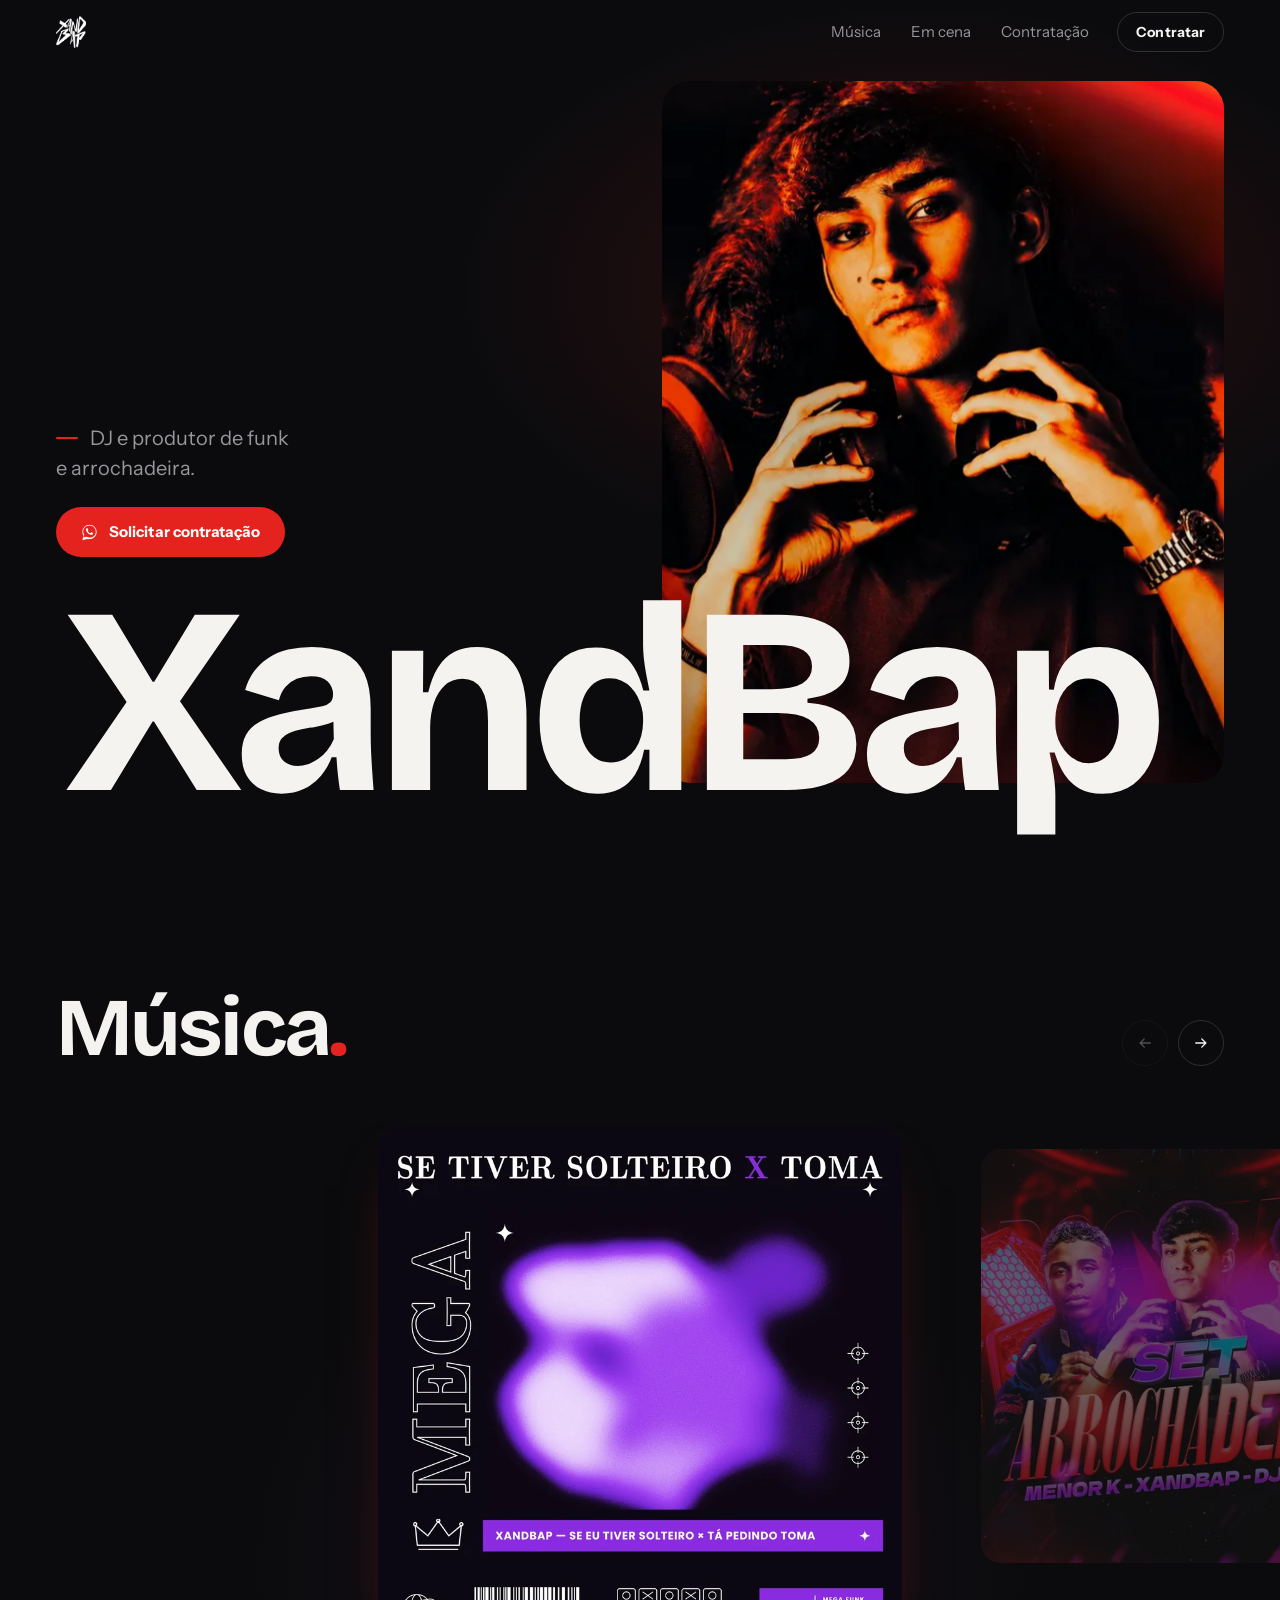
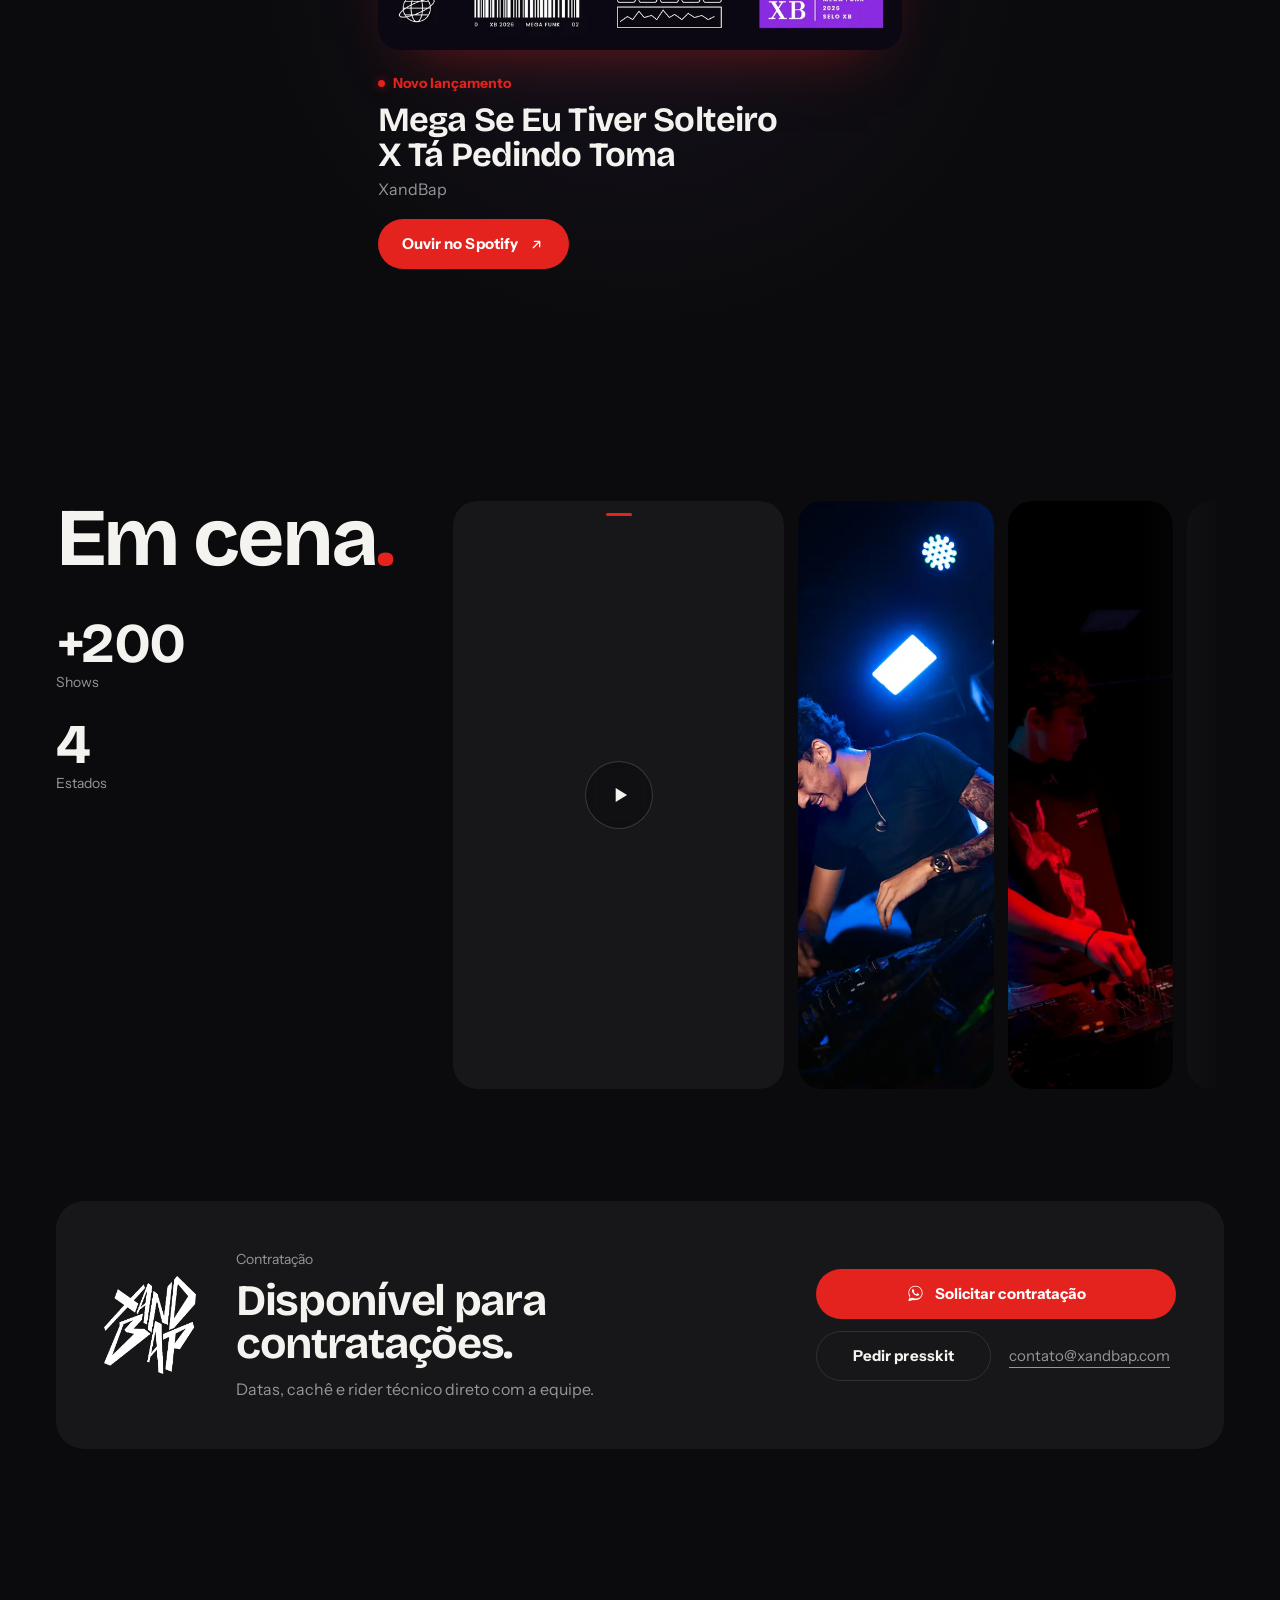
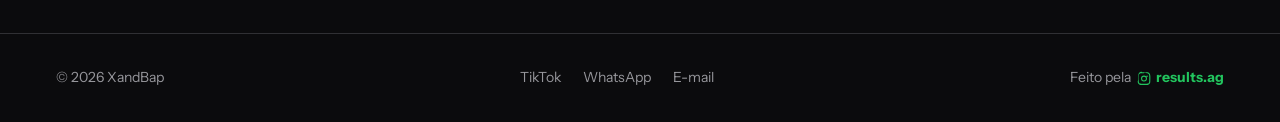
<file: index.html>
<!DOCTYPE html>
<html lang="pt-BR" class="no-js">
<head>
  <meta charset="UTF-8">
  <title>XandBap</title>
  <meta name="viewport" content="width=device-width, initial-scale=1, viewport-fit=cover">
  <meta name="claude:viewport-fit-sides" content="cover">
  <meta name="theme-color" content="#0B0B0D">
  <meta name="description" content="XandBap, DJ e produtor de funk e arrochadeira. Lançamentos, vídeos ao vivo e contratação.">
  <meta name="author" content="XandBap">
  <meta property="og:title" content="XandBap — DJ e produtor">
  <meta property="og:description" content="Funk e arrochadeira. Lançamentos, vídeos ao vivo e contratação.">
  <meta property="og:image" content="assets/xandbap-portrait.webp">
  <meta property="og:type" content="website">
  <meta property="og:locale" content="pt_BR">
  <meta name="twitter:card" content="summary_large_image">
  <link rel="icon" type="image/png" href="assets/favicon.png">

  <script>
    (function (d) {
      var c = d.className.replace('no-js', '') + ' js';
      // abertura Red Reveal: toda visita/recarga, exceto com movimento reduzido
      try { if (!window.matchMedia('(prefers-reduced-motion: reduce)').matches) c += ' has-opening'; } catch (e) {}
      d.className = c;
    })(document.documentElement);
  </script>

  <!-- hero priorizado -->
  <link rel="preload" as="image" type="image/webp" href="assets/xandbap-portrait.webp"
        imagesrcset="assets/xandbap-portrait-600.webp 600w, assets/xandbap-portrait.webp 941w"
        imagesizes="(min-width: 1024px) 42vw, 100vw" fetchpriority="high">
  <link rel="preload" as="image" href="assets/xandbap-logo.png">
  <link rel="preload" as="font" type="font/woff" href="fonts/BricolageGrotesque-Bold.woff" crossorigin>
  <link rel="stylesheet" href="css/main.css">
</head>
<body>

  <svg width="0" height="0" class="sprite" aria-hidden="true" focusable="false">
    <symbol id="i-wa" viewBox="0 0 32 32"><path d="M16.001 3C9.383 3 4 8.383 4 15c0 2.386.703 4.607 1.912 6.472L4 29l7.72-1.877A11.94 11.94 0 0 0 16 27c6.617 0 12-5.383 12-12S22.618 3 16.001 3zm0 21.6c-1.85 0-3.58-.5-5.06-1.37l-.363-.216-4.583 1.115 1.142-4.463-.238-.375A9.55 9.55 0 0 1 5.4 15c0-5.85 4.75-10.6 10.6-10.6S26.6 9.15 26.6 15 21.85 24.6 16.001 24.6zm5.46-7.93c-.298-.15-1.767-.872-2.04-.972-.274-.1-.474-.15-.673.15-.198.298-.77.972-.944 1.172-.174.198-.348.223-.646.075-.298-.15-1.257-.463-2.394-1.478-.885-.789-1.483-1.764-1.657-2.062-.174-.298-.019-.46.13-.61.134-.133.298-.348.447-.522.15-.174.198-.298.298-.497.099-.198.05-.373-.025-.522-.075-.15-.673-1.62-.922-2.22-.243-.583-.49-.504-.673-.513l-.573-.01c-.198 0-.522.075-.795.373-.273.298-1.043 1.02-1.043 2.488s1.068 2.887 1.217 3.086c.15.198 2.1 3.207 5.086 4.497.711.307 1.266.49 1.699.627.714.227 1.364.195 1.878.118.573-.085 1.767-.722 2.016-1.42.248-.697.248-1.294.174-1.42-.075-.124-.273-.198-.571-.348z"/></symbol>
    <symbol id="i-play" viewBox="0 0 24 24"><path d="M8 5.5v13l10.5-6.5z"/></symbol>
    <symbol id="i-pause" viewBox="0 0 24 24"><path d="M7 5h3.6v14H7zM13.4 5H17v14h-3.6z"/></symbol>
    <symbol id="i-vol-off" viewBox="0 0 24 24"><path d="M4 9.2h3.6L12 5.5v13l-4.4-3.7H4z"/><path d="m15.5 9.5 5 5m0-5-5 5" fill="none" stroke="currentColor" stroke-width="1.8" stroke-linecap="round"/></symbol>
    <symbol id="i-vol-on" viewBox="0 0 24 24"><path d="M4 9.2h3.6L12 5.5v13l-4.4-3.7H4z"/><path d="M15.3 9a4.2 4.2 0 0 1 0 6M17.8 6.5a7.8 7.8 0 0 1 0 11" fill="none" stroke="currentColor" stroke-width="1.8" stroke-linecap="round"/></symbol>
    <symbol id="i-expand" viewBox="0 0 24 24"><path d="M4.5 9V4.5H9M15 4.5h4.5V9M19.5 15v4.5H15M9 19.5H4.5V15" fill="none" stroke="currentColor" stroke-width="1.8" stroke-linecap="round" stroke-linejoin="round"/></symbol>
    <symbol id="i-arrow" viewBox="0 0 24 24"><path d="M5 12h13.5M13 6.5l5.5 5.5-5.5 5.5" fill="none" stroke="currentColor" stroke-width="1.8" stroke-linecap="round" stroke-linejoin="round"/></symbol>
    <symbol id="i-out" viewBox="0 0 24 24"><path d="M7.5 16.5l9-9M9 7.5h7.5V15" fill="none" stroke="currentColor" stroke-width="1.8" stroke-linecap="round" stroke-linejoin="round"/></symbol>
    <symbol id="i-ig" viewBox="0 0 24 24"><path d="M12 2.2c3.2 0 3.6 0 4.9.07 1.2.06 2 .24 2.6.5.7.3 1.2.6 1.7 1.1.5.5.8 1 1.1 1.7.3.6.4 1.4.5 2.6.1 1.3.1 1.7.1 4.9s0 3.6-.1 4.9c-.1 1.2-.2 2-.5 2.6-.3.7-.6 1.2-1.1 1.7-.5.5-1 .8-1.7 1.1-.6.3-1.4.4-2.6.5-1.3.1-1.7.1-4.9.1s-3.6 0-4.9-.1c-1.2-.1-2-.2-2.6-.5-.7-.3-1.2-.6-1.7-1.1-.5-.5-.8-1-1.1-1.7-.3-.6-.4-1.4-.5-2.6C2.2 15.6 2.2 15.2 2.2 12s0-3.6.1-4.9c.1-1.2.2-2 .5-2.6.3-.7.6-1.2 1.1-1.7.5-.5 1-.8 1.7-1.1.6-.3 1.4-.4 2.6-.5C8.4 2.2 8.8 2.2 12 2.2zm0 1.8c-3.1 0-3.5 0-4.7.07-1 .05-1.6.2-1.9.34-.5.2-.8.4-1.2.8-.4.4-.6.7-.8 1.2-.14.4-.29 1-.34 1.9C3 9.5 3 9.9 3 13s0 3.5.07 4.7c.05 1 .2 1.6.34 1.9.2.5.4.8.8 1.2.4.4.7.6 1.2.8.4.14 1 .29 1.9.34 1.2.07 1.6.07 4.7.07s3.5 0 4.7-.07c1-.05 1.6-.2 1.9-.34.5-.2.8-.4 1.2-.8.4-.4.6-.7.8-1.2.14-.4.29-1 .34-1.9.07-1.2.07-1.6.07-4.7s0-3.5-.07-4.7c-.05-1-.2-1.6-.34-1.9-.2-.5-.4-.8-.8-1.2-.4-.4-.7-.6-1.2-.8-.4-.14-1-.29-1.9-.34C15.5 3 15.1 3 12 3zm0 3.9a5.1 5.1 0 1 1 0 10.2 5.1 5.1 0 0 1 0-10.2zm0 1.8a3.3 3.3 0 1 0 0 6.6 3.3 3.3 0 0 0 0-6.6zm5.3-2a1.2 1.2 0 1 1 0 2.4 1.2 1.2 0 0 1 0-2.4z"/></symbol>
  </svg>

  <!-- Abertura: XandBap Red Reveal (só com JS; termina sozinha por CSS) -->
  <div class="opening" id="opening" aria-hidden="true">
    <div class="op-panel op-top"></div>
    <div class="op-panel op-bot"></div>
    <img class="op-logo" src="assets/xandbap-logo.png" alt="" width="662" height="706">
    <span class="op-line"></span>
  </div>

  <a class="skip" href="#conteudo">Pular para o conteúdo</a>

  <!-- ===================== HEADER ===================== -->
  <header class="header" id="header">
    <div class="header-in">
      <a href="#topo" class="brand" aria-label="XandBap, voltar ao início">
        <span class="sig sig-logo" data-sig="hover">
          <img src="assets/xandbap-logo.png" alt="" width="662" height="706">
        </span>
      </a>
      <nav class="nav" aria-label="Seções">
        <a href="#musica">Música</a>
        <a href="#em-cena">Em cena</a>
        <a href="#contratacao">Contratação</a>
      </nav>
      <a href="#contratacao" class="pill pill-line pill-sm">Contratar</a>
    </div>
  </header>

  <main id="topo">

    <!-- ===================== HERO ===================== -->
    <section class="hero" aria-labelledby="nome">
      <div class="hero-in">
        <figure class="hero-photo reveal-mask" data-hero="photo">
          <picture>
            <source type="image/webp" srcset="assets/xandbap-portrait-600.webp 600w, assets/xandbap-portrait.webp 941w" sizes="(min-width: 1024px) 42vw, 100vw">
            <img src="assets/xandbap-portrait.png" alt="Retrato de XandBap segurando fones de ouvido, sob luz vermelha" width="941" height="1672" fetchpriority="high" decoding="async">
          </picture>
        </figure>

        <h1 class="hero-name" id="nome">
          <span class="sig sig-text" data-sig="intro">XandBap</span>
        </h1>

        <div class="hero-side" data-hero="side">
          <p class="hero-role">DJ e produtor de funk e&nbsp;arrochadeira.</p>
          <a href="https://wa.me/5581992777571?text=Ol%C3%A1%2C%20quero%20contratar%20o%20XandBap" class="pill pill-accent" target="_blank" rel="noopener noreferrer">
            <svg class="ico" aria-hidden="true"><use href="#i-wa"/></svg>
            Solicitar contratação
          </a>
        </div>
      </div>
    </section>

    <div id="conteudo"></div>

    <!-- ===================== MÚSICA ===================== -->
    <section class="section music" id="musica" aria-labelledby="musica-t">
      <div class="wrap">
        <div class="section-head reveal">
          <h2 class="h2" id="musica-t">Música</h2>
          <div class="shelf-ui" data-shelf-ui>
            <button type="button" class="round" data-shelf-prev aria-label="Lançamento anterior"><svg class="ico flip" aria-hidden="true"><use href="#i-arrow"/></svg></button>
            <button type="button" class="round" data-shelf-next aria-label="Próximo lançamento"><svg class="ico" aria-hidden="true"><use href="#i-arrow"/></svg></button>
          </div>
        </div>
      </div>

      <div class="shelf has-featured" id="shelf" tabindex="0" role="region" aria-label="Lançamentos. Use as setas para navegar.">
        <!--
          LANÇAMENTOS — o mais recente aparece primeiro (ordem por data-date, AAAA-MM-DD).
          Novo lançamento: copie o bloco abaixo, troque capa, nome, link do Spotify e data-date.
          O destaque ("Novo lançamento" + botão vermelho) some sozinho 60 dias após a data,
          e a música continua no catálogo como as demais.
        -->
        <article class="release is-featured" data-release data-date="2026-11-10">
          <a class="release-cover" href="https://open.spotify.com/intl-pt/track/6VglHpLDyLevHhWOuTynOS" target="_blank" rel="noopener noreferrer" aria-label="Ouvir Mega Se Eu Tiver Solteiro X Tá Pedindo Toma no Spotify" data-glow data-tilt>
            <picture>
              <source type="image/webp" srcset="assets/se-tiver-solteiro-toma-480.webp 480w, assets/se-tiver-solteiro-toma.webp 840w" sizes="(min-width: 1024px) 525px, 87vw">
              <img src="assets/se-tiver-solteiro-toma.jpg" alt="Capa de Mega Se Eu Tiver Solteiro X Tá Pedindo Toma" width="1080" height="1080" decoding="async">
            </picture>
          </a>
          <div class="release-meta">
            <p class="release-tag">Novo lançamento</p>
            <h3 class="release-title">Mega Se Eu Tiver Solteiro X Tá Pedindo Toma</h3>
            <p class="release-by">XandBap</p>
            <a class="pill pill-accent release-cta" href="https://open.spotify.com/intl-pt/track/6VglHpLDyLevHhWOuTynOS" target="_blank" rel="noopener noreferrer">Ouvir no Spotify <svg class="ico" aria-hidden="true"><use href="#i-out"/></svg></a>
          </div>
        </article>

        <article class="release" data-release>
          <a class="release-cover" href="https://open.spotify.com/" target="_blank" rel="noopener noreferrer" aria-label="Ouvir Set Arrochadeira XB no Spotify" data-glow data-tilt>
            <picture>
              <source type="image/webp" srcset="assets/setarrochadeira-480.webp 480w, assets/setarrochadeira.webp 840w" sizes="(min-width: 1024px) 460px, 76vw">
              <img src="assets/setarrochadeira.png" alt="Capa de Set Arrochadeira XB" width="1080" height="1080" loading="lazy" decoding="async">
            </picture>
          </a>
          <div class="release-meta">
            <h3 class="release-title">Set Arrochadeira XB</h3>
            <p class="release-by">Menor K, XandBap e DJ Japa</p>
            <a class="release-link" href="https://open.spotify.com/" target="_blank" rel="noopener noreferrer">Ouvir no Spotify <svg class="ico" aria-hidden="true"><use href="#i-out"/></svg></a>
          </div>
        </article>

      </div>
    </section>

    <!-- ===================== EM CENA ===================== -->
    <section class="section stage" id="em-cena" aria-labelledby="em-cena-t">
      <div class="wrap stage-grid">
        <div class="stage-head reveal">
          <h2 class="h2" id="em-cena-t">Em cena</h2>
          <dl class="facts">
            <div><dt>Shows</dt><dd>+200</dd></div>
            <div><dt>Estados</dt><dd>4</dd></div>
          </dl>
        </div>

        <div class="reel" id="reel" role="group" aria-label="Vídeos e fotos ao vivo">
          <figure data-glow class="tile is-active" data-tile data-kind="video" style="--ar: 0.5625">
            <video id="v1" src="assets/show1.mp4#t=0.1" preload="metadata" playsinline loop aria-label="XandBap ao vivo, vídeo 1"></video>
            <button type="button" class="tile-play" data-play="v1" aria-label="Reproduzir vídeo 1">
              <svg class="ico" aria-hidden="true"><use href="#i-play"/></svg>
            </button>
            <div class="tile-bar" data-bar="v1">
              <button type="button" class="ctl" data-toggle="v1" aria-label="Pausar"><svg class="ico i-pause" aria-hidden="true"><use href="#i-pause"/></svg><svg class="ico i-play" aria-hidden="true"><use href="#i-play"/></svg></button>
              <button type="button" class="ctl ctl-sound" data-sound="v1" aria-label="Ativar som" aria-pressed="false"><span class="lvl" aria-hidden="true"></span><svg class="ico i-off" aria-hidden="true"><use href="#i-vol-off"/></svg><svg class="ico i-on" aria-hidden="true"><use href="#i-vol-on"/></svg></button>
              <span class="tile-time" data-time="v1" aria-hidden="true">0:00</span>
              <button type="button" class="ctl" data-full="v1" aria-label="Tela cheia"><svg class="ico" aria-hidden="true"><use href="#i-expand"/></svg></button>
            </div>
          </figure>

          <figure data-glow class="tile" data-tile data-kind="photo" style="--ar: 0.6667">
            <picture>
              <source type="image/webp" srcset="assets/hero-700.webp 700w, assets/hero.webp 1100w" sizes="(min-width: 1024px) 440px, 66vw">
              <img src="assets/hero.jpg" alt="XandBap na cabine, mixando durante um show" width="1365" height="2048" loading="lazy" decoding="async">
            </picture>
          </figure>

          <figure data-glow class="tile" data-tile data-kind="photo" style="--ar: 0.5625">
            <picture>
              <source type="image/webp" srcset="assets/palco-luz-vermelha-700.webp 700w, assets/palco-luz-vermelha.webp 1100w" sizes="(min-width: 1024px) 360px, 66vw">
              <img src="assets/palco-luz-vermelha.jpg" alt="XandBap mixando na controladora durante um set, sob luz vermelha" width="1080" height="1920" loading="lazy" decoding="async">
            </picture>
          </figure>

          <figure data-glow class="tile" data-tile data-kind="video" style="--ar: 0.5625">
            <video id="v2" src="assets/show2.mp4#t=0.1" preload="metadata" playsinline loop aria-label="XandBap ao vivo, vídeo 2"></video>
            <button type="button" class="tile-play" data-play="v2" aria-label="Reproduzir vídeo 2">
              <svg class="ico" aria-hidden="true"><use href="#i-play"/></svg>
            </button>
            <div class="tile-bar" data-bar="v2">
              <button type="button" class="ctl" data-toggle="v2" aria-label="Pausar"><svg class="ico i-pause" aria-hidden="true"><use href="#i-pause"/></svg><svg class="ico i-play" aria-hidden="true"><use href="#i-play"/></svg></button>
              <button type="button" class="ctl ctl-sound" data-sound="v2" aria-label="Ativar som" aria-pressed="false"><span class="lvl" aria-hidden="true"></span><svg class="ico i-off" aria-hidden="true"><use href="#i-vol-off"/></svg><svg class="ico i-on" aria-hidden="true"><use href="#i-vol-on"/></svg></button>
              <span class="tile-time" data-time="v2" aria-hidden="true">0:00</span>
              <button type="button" class="ctl" data-full="v2" aria-label="Tela cheia"><svg class="ico" aria-hidden="true"><use href="#i-expand"/></svg></button>
            </div>
          </figure>

          <figure data-glow class="tile" data-tile data-kind="photo" style="--ar: 0.5625">
            <picture>
              <source type="image/webp" srcset="assets/palco-telao-logo-700.webp 700w, assets/palco-telao-logo.webp 1080w" sizes="(min-width: 1024px) 360px, 66vw">
              <img src="assets/palco-telao-logo.jpg" alt="XandBap na cabine do palco, com a logo XandBap iluminada na frente da cabine" width="1080" height="1920" loading="lazy" decoding="async">
            </picture>
          </figure>
        </div>
      </div>
    </section>

    <!-- ===================== CONTRATAÇÃO ===================== -->
    <section class="section hire" id="contratacao" aria-labelledby="contratacao-t">
      <div class="wrap">
        <div class="hire-card reveal">
          <span class="sig sig-logo hire-mark" data-sig="view" aria-hidden="true">
            <img src="assets/xandbap-logo.png" alt="" width="662" height="706" loading="lazy">
          </span>
          <div class="hire-text">
            <p class="eyebrow">Contratação</p>
            <h2 class="h3" id="contratacao-t">Disponível para contratações.</h2>
            <p class="hire-note">Datas, cachê e rider técnico direto com a equipe.</p>
          </div>
          <div class="hire-actions">
            <a href="https://wa.me/5581992777571?text=Ol%C3%A1%2C%20quero%20contratar%20o%20XandBap" class="pill pill-accent" target="_blank" rel="noopener noreferrer">
              <svg class="ico" aria-hidden="true"><use href="#i-wa"/></svg>
              Solicitar contratação
            </a>
            <a href="https://wa.me/5581992777571?text=Ol%C3%A1%2C%20gostaria%20de%20receber%20o%20presskit%20do%20XandBap" class="pill pill-line" target="_blank" rel="noopener noreferrer">Pedir presskit</a>
            <a href="mailto:contato@xandbap.com" class="hire-mail">contato@xandbap.com</a>
          </div>
        </div>
      </div>
    </section>

  </main>

  <!-- ===================== FOOTER ===================== -->
  <footer class="footer">
    <div class="wrap footer-in">
      <p class="footer-copy">© <span data-year>2026</span> XandBap</p>
      <nav class="footer-links" aria-label="Contato">
        <a href="https://www.tiktok.com/@xandbap" target="_blank" rel="noopener noreferrer">TikTok</a>
        <a href="https://wa.me/5581992777571" target="_blank" rel="noopener noreferrer">WhatsApp</a>
        <a href="mailto:contato@xandbap.com">E-mail</a>
      </nav>
      <p class="credit">Feito pela
        <a href="https://www.instagram.com/results.ag" target="_blank" rel="noopener noreferrer"><svg class="ico" aria-hidden="true"><use href="#i-ig"/></svg><span>results.ag</span></a>
      </p>
    </div>
  </footer>

  <script src="js/main.js"></script>
</body>
</html>
</file>
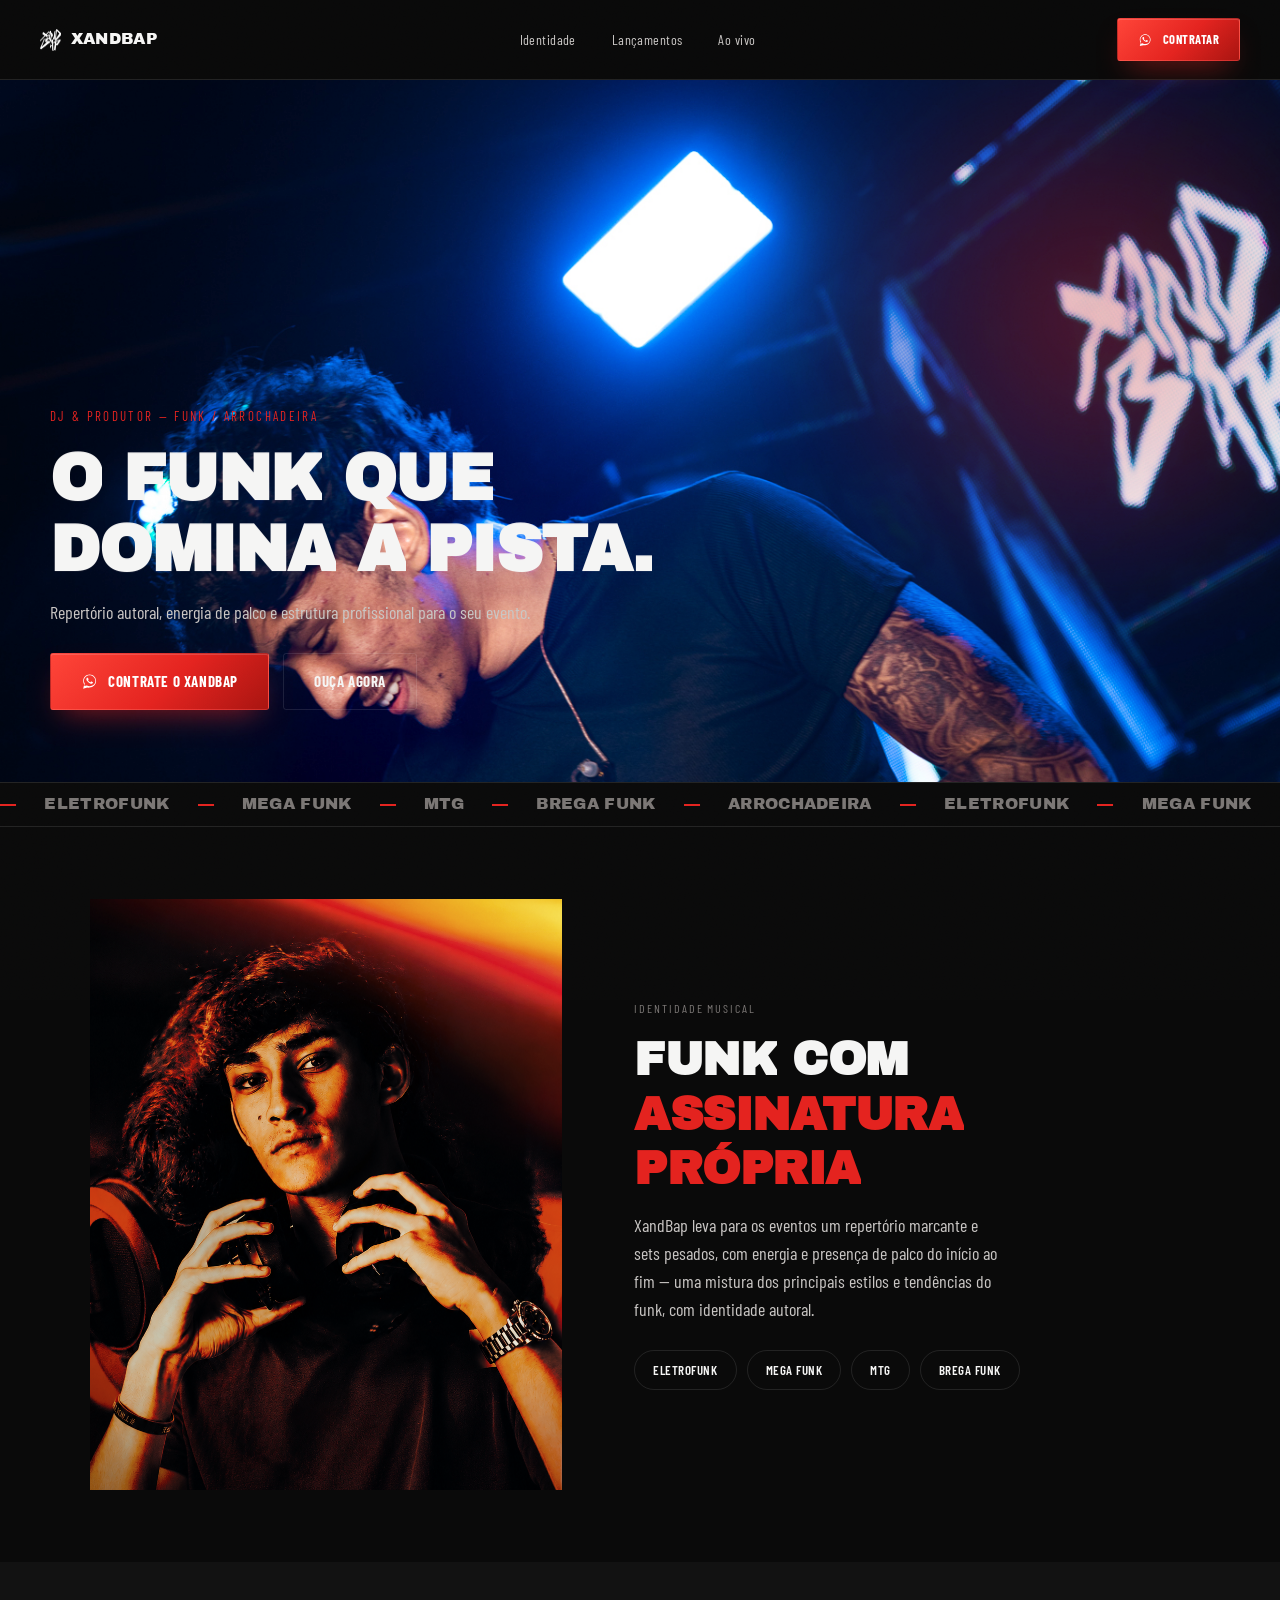
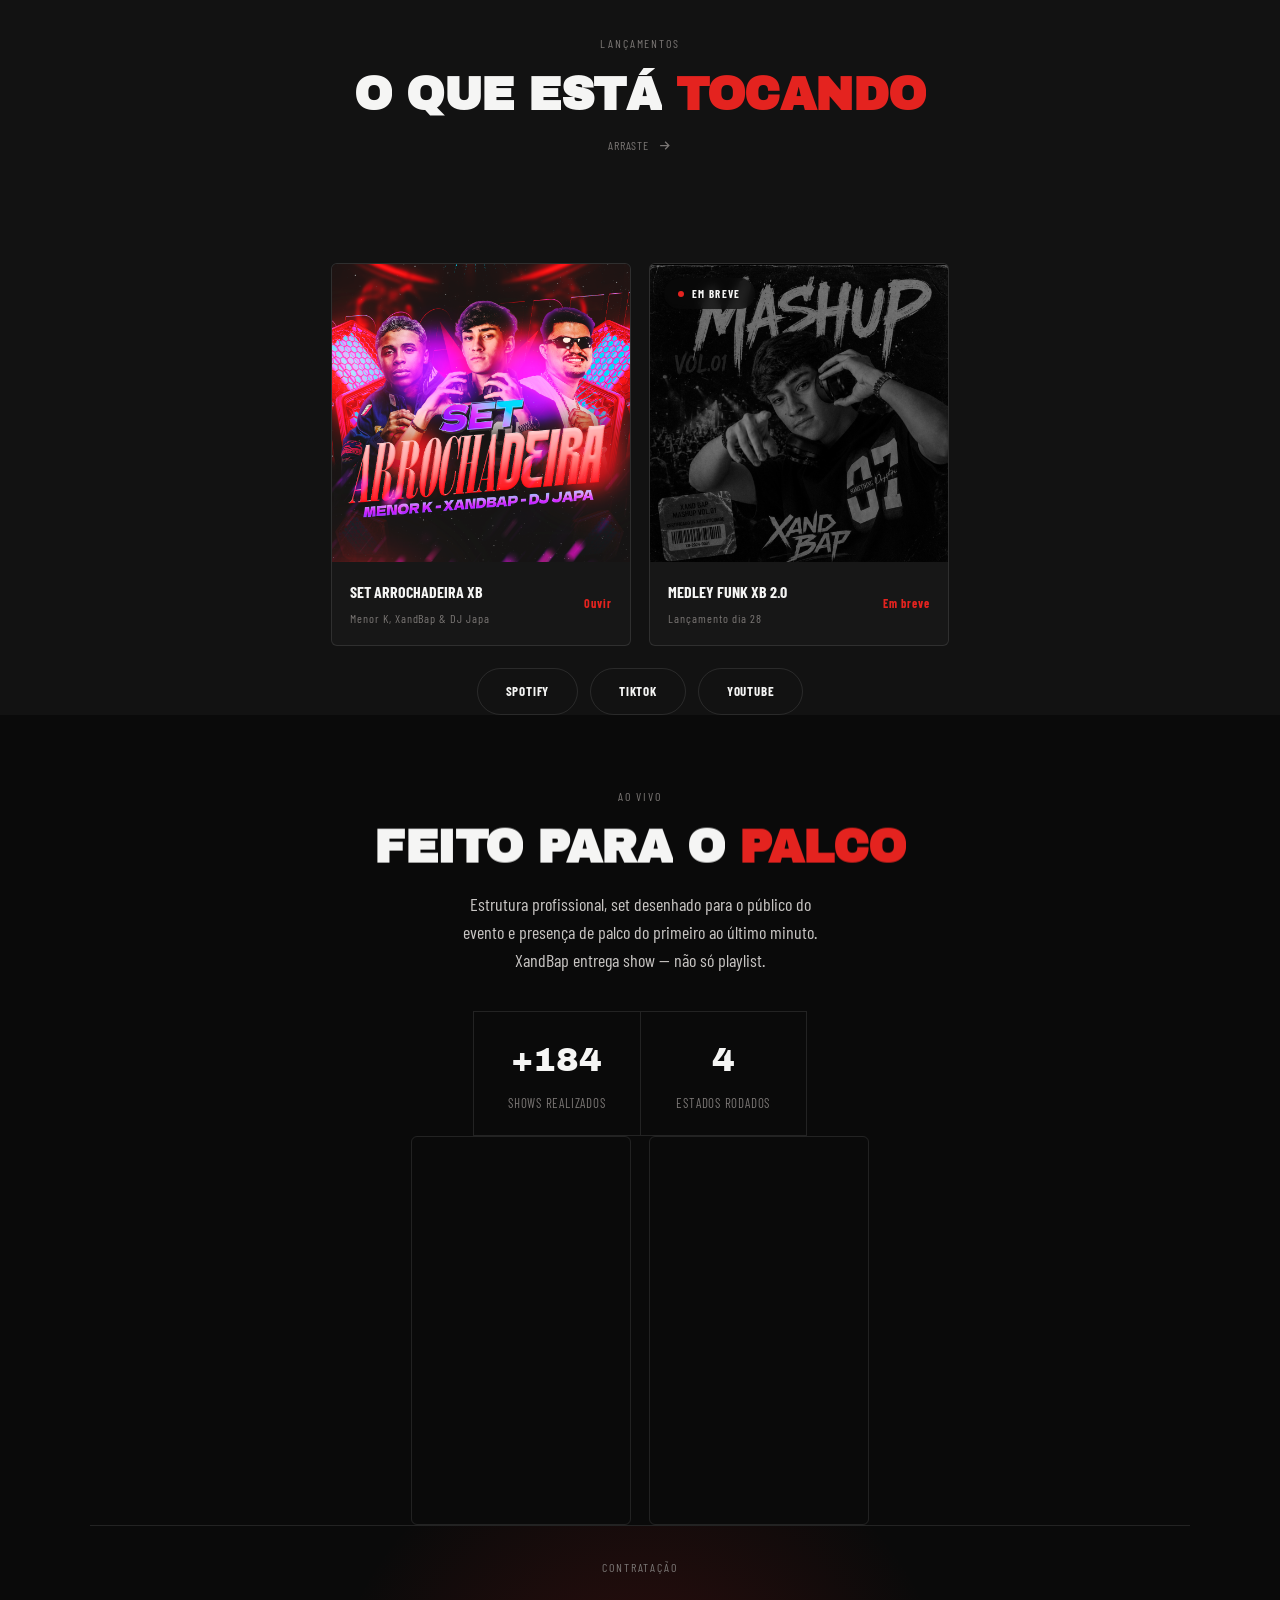
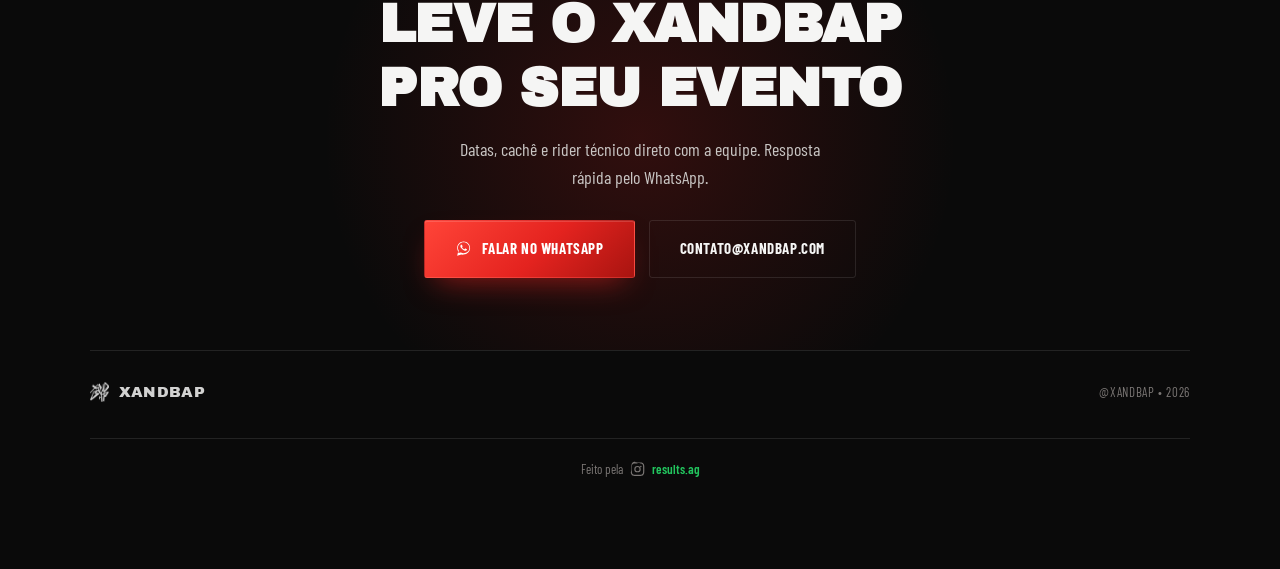
<file: xandbap-landing/index.html>
<!DOCTYPE html>
<html lang="pt-BR">
<head>
  <meta charset="UTF-8">
  <meta name="viewport" content="width=device-width, initial-scale=1">
  <meta name="theme-color" content="#0a0a0a">
  <title>XandBap — DJ de Arrochadeira e Funk</title>
  <meta name="description" content="Site oficial do DJ XandBap. Arrochadeira, funk e energia de palco. Ouça os lançamentos, veja os shows e contrate para o seu evento.">
  <meta name="author" content="XandBap">
  <meta property="og:title" content="XandBap — DJ de Arrochadeira e Funk">
  <meta property="og:description" content="Lançamentos, agenda e contratação do DJ XandBap.">
  <meta property="og:image" content="assets/hero.jpg">
  <meta property="og:type" content="website">
  <meta name="twitter:card" content="summary_large_image">
  <link rel="icon" type="image/png" href="assets/favicon.png">

  <link rel="preconnect" href="https://fonts.googleapis.com">
  <link rel="preconnect" href="https://fonts.gstatic.com" crossorigin>
  <link rel="stylesheet" href="https://fonts.googleapis.com/css2?family=Archivo+Black&family=Barlow+Condensed:wght@400;500;600;700&display=swap">

  <style>
    :root {
      --background: #0a0a0a;
      --foreground: #f5f5f4;
      --card: #121212;
      --primary: #e4231f;
      --primary-dark: #a81410;
      --primary-light: #ff4438;
      --whatsapp: #25d366;
      --green: #22c55e;
      --primary-foreground: #ffffff;
      --muted: #7a7674;
      --border: rgba(255, 255, 255, 0.10);
      --font-display: "Archivo Black", system-ui, sans-serif;
      --font-sans: "Barlow Condensed", system-ui, sans-serif;
      --max: 1180px;
      --ease: cubic-bezier(.16,1,.3,1);
    }

    * { box-sizing: border-box; margin: 0; padding: 0; }

    html { scroll-behavior: smooth; }

    body {
      background-color: var(--background);
      color: var(--foreground);
      font-family: var(--font-sans);
      font-size: 17px;
      line-height: 1.55;
      -webkit-font-smoothing: antialiased;
      overflow-x: hidden;
    }

    img, video { display: block; max-width: 100%; }
    a { color: inherit; text-decoration: none; }
    button { font: inherit; color: inherit; background: none; border: none; }

    ::selection { background: var(--primary); color: #fff; }

    .wrap { max-width: var(--max); margin: 0 auto; padding: 0 24px; }
    @media (min-width: 768px) { .wrap { padding: 0 40px; } }

    .text-primary { color: var(--primary); }
    .text-green { color: var(--green); }

    .label { display: block; font-size: 12px; letter-spacing: 0.16em; text-transform: uppercase; color: var(--muted); margin-bottom: 16px; }

    .heading {
      font-family: var(--font-display); font-size: 32px; line-height: 1.18;
      letter-spacing: -0.01em; text-transform: uppercase;
    }
    @media (min-width: 768px) { .heading { font-size: 46px; } }

    .lede { margin-top: 16px; max-width: 46ch; font-size: 18px; color: #c9c6c4; }
    .center-col { margin-left: auto; margin-right: auto; }

    /* ===== grain overlay ===== */
    .grain {
      position: fixed; inset: -100px; z-index: 250; pointer-events: none; opacity: 0.05; mix-blend-mode: overlay;
      background-image: url("data:image/svg+xml;utf8,<svg xmlns='http://www.w3.org/2000/svg' width='120' height='120'><filter id='n'><feTurbulence type='fractalNoise' baseFrequency='0.9' numOctaves='2' stitchTiles='stitch'/></filter><rect width='100%25' height='100%25' filter='url(%23n)'/></svg>");
      background-size: 180px 180px;
    }


    .hover-label {
      position: fixed; top: 0; left: 0; z-index: 401; pointer-events: none; transform: translate(-50%, -50%) scale(0.6);
      background: var(--primary); color: #fff; font-size: 12px; font-weight: 700; letter-spacing: 0.08em; text-transform: uppercase;
      padding: 10px 18px; border-radius: 100px; opacity: 0; transition: opacity .25s ease, transform .25s var(--ease); white-space: nowrap;
    }
    .hover-label.show { opacity: 1; transform: translate(-50%, -50%) scale(1); }

    /* ===== reveal ===== */
    .reveal { opacity: 0; transform: translateY(14px); transition: opacity 0.6s ease, transform 0.6s ease; }
    .reveal.visible { opacity: 1; transform: none; }

    /* ===== split text word reveal ===== */
    .split-text .word { display: inline-block; overflow: hidden; vertical-align: top; padding-bottom: 0.22em; margin-bottom: -0.22em; }
    .split-text .word span { display: inline-block; transform: translateY(115%); transition: transform 0.85s var(--ease); transition-delay: calc(var(--i, 0) * 0.055s); will-change: transform; }
    .split-text.in .word span { transform: translateY(0); }

    /* ===== image curtain reveal ===== */
    .img-reveal { position: relative; overflow: hidden; }
    .img-reveal img, .img-reveal video { transform: scale(1.18); transition: transform 1.3s var(--ease); }
    .img-reveal.in img, .img-reveal.in video { transform: scale(1); }
    .img-reveal::after { content: ""; position: absolute; inset: 0; background: var(--background); transform-origin: right; transform: scaleX(1); transition: transform 1s var(--ease); z-index: 2; }
    .img-reveal.in::after { transform: scaleX(0); }

    /* ===== buttons — FODA style ===== */
    .btn {
      display: inline-flex; align-items: center; justify-content: center; gap: 10px;
      padding: 16px 30px; font-family: var(--font-sans); font-weight: 700; font-size: 15px;
      letter-spacing: 0.04em; text-transform: uppercase; border: 1px solid transparent; border-radius: 3px;
      position: relative; overflow: hidden; isolation: isolate;
      transition: transform .35s var(--ease), box-shadow .35s ease, background-color 0.2s ease, border-color 0.2s ease;
    }
    .btn-icon { width: 1.15em; height: 1.15em; flex-shrink: 0; fill: currentColor; }

    .btn-primary {
      background: linear-gradient(135deg, var(--primary-light), var(--primary) 55%, var(--primary-dark));
      color: #fff; border-color: rgba(255,255,255,.08);
      box-shadow: 0 14px 30px -12px rgba(228,35,31,.6), inset 0 1px 0 rgba(255,255,255,.15);
    }
    .btn-primary::before {
      content: ""; position: absolute; inset: 0; left: -75%; width: 45%; z-index: 1;
      background: linear-gradient(115deg, transparent, rgba(255,255,255,.4), transparent);
      transform: skewX(-20deg); transition: left .65s ease;
    }
    .btn-primary:hover::before { left: 130%; }
    .btn-primary:hover { transform: translateY(-3px); box-shadow: 0 18px 36px -10px rgba(228,35,31,.75), inset 0 1px 0 rgba(255,255,255,.2); }
    .btn-primary:active { transform: translateY(-1px); }

    .btn-ghost { background: transparent; border-color: var(--border); color: var(--foreground); }
    .btn-ghost:hover { border-color: var(--foreground); }

    .nav .btn-primary { padding: 11px 20px; font-size: 12.5px; }

    /* ===== nav ===== */
    .nav {
      position: sticky; top: 0; z-index: 100; display: flex; align-items: center; justify-content: space-between;
      padding: 18px 24px; background-color: rgba(10, 10, 10, 0.85); backdrop-filter: blur(10px);
      border-bottom: 1px solid var(--border);
    }
    @media (min-width: 768px) { .nav { padding: 18px 40px; } }
    .nav-logo { display: flex; align-items: center; gap: 10px; }
    .nav-logo img { height: 22px; width: auto; }
    .nav-logo span { font-family: var(--font-display); font-size: 16px; letter-spacing: 0.02em; text-transform: uppercase; color: var(--foreground); }
    .nav-links { display: none; align-items: center; gap: 36px; font-size: 14px; letter-spacing: 0.03em; color: #c9c6c4; }
    @media (min-width: 860px) { .nav-links { display: flex; } }
    .nav-links a { position: relative; padding: 4px 0; transition: color 0.2s ease; }
    .nav-links a::after { content: ""; position: absolute; left: 0; bottom: 0; height: 1px; width: 0; background: var(--primary); transition: width .3s var(--ease); }
    .nav-links a:hover, .nav-links a.active { color: var(--foreground); }
    .nav-links a:hover::after, .nav-links a.active::after { width: 100%; }
    .nav-right { display: flex; align-items: center; gap: 18px; }

    .hamburger { display: flex; flex-direction: column; justify-content: center; gap: 5px; width: 30px; height: 30px; cursor: pointer; z-index: 260; }
    @media (min-width: 860px) { .hamburger { display: none; } }
    .hamburger span { display: block; width: 100%; height: 2px; background: var(--foreground); transition: transform .3s var(--ease), opacity .2s ease; }
    .hamburger.open span:nth-child(1) { transform: translateY(7px) rotate(45deg); }
    .hamburger.open span:nth-child(2) { opacity: 0; }
    .hamburger.open span:nth-child(3) { transform: translateY(-7px) rotate(-45deg); }

    .mobile-menu {
      position: fixed; inset: 0; z-index: 220; background: var(--background);
      display: flex; flex-direction: column; justify-content: center; gap: 26px; padding: 40px 32px;
      transform: translateY(-102%); transition: transform .55s var(--ease);
    }
    .mobile-menu.open { transform: translateY(0); }
    .mobile-menu a { font-family: var(--font-display); font-size: 30px; text-transform: uppercase; }
    .mobile-menu .btn { align-self: flex-start; margin-top: 10px; }
    @media (min-width: 860px) { .mobile-menu { display: none; } }

    /* ===== HERO ===== */
    .hero { position: relative; display: flex; align-items: flex-end; min-height: 78svh; overflow: hidden; }
    .hero-media { position: absolute; inset: 0; }
    .hero-media video { width: 100%; height: 100%; object-fit: cover; object-position: center 30%; }
    .hero-media::after {
      content: ""; position: absolute; inset: 0;
      background: linear-gradient(to bottom, rgba(10,10,10,.15) 0%, rgba(10,10,10,.35) 55%, rgba(10,10,10,.98) 100%);
      z-index: 1;
    }
    .hero-glow { position: absolute; z-index: 1; width: 60vw; max-width: 620px; aspect-ratio: 1; border-radius: 50%; background: radial-gradient(circle, rgba(228,35,31,.35), transparent 70%); top: -10%; right: -10%; filter: blur(40px); pointer-events: none; }
    .hero-content { position: relative; z-index: 5; width: 100%; padding: 0 24px 56px; }
    @media (min-width: 768px) { .hero-content { padding: 0 40px 72px; } }
    .hero-content .inner { max-width: var(--max); margin: 0 auto; }
    .hero-kicker { font-size: 13px; letter-spacing: 0.18em; text-transform: uppercase; color: var(--primary); margin-bottom: 18px; opacity: 0; animation: fadeUp .8s var(--ease) .1s forwards; }
    .hero-title { font-family: var(--font-display); font-size: 36px; line-height: 1.1; letter-spacing: -0.01em; text-transform: uppercase; max-width: 720px; }
    @media (min-width: 640px) { .hero-title { font-size: 52px; } }
    @media (min-width: 1024px) { .hero-title { font-size: 64px; } }
    .hero-sub { margin-top: 14px; max-width: 480px; font-size: 18px; color: #c9c6c4; opacity: 0; animation: fadeUp .8s var(--ease) .55s forwards; }
    .hero-actions { margin-top: 26px; display: flex; flex-wrap: wrap; gap: 14px; opacity: 0; animation: fadeUp .8s var(--ease) .7s forwards; }
    @keyframes fadeUp { from { opacity: 0; transform: translateY(16px); } to { opacity: 1; transform: none; } }

    /* ===== marquee ===== */
    .marquee { border-top: 1px solid var(--border); border-bottom: 1px solid var(--border); overflow: hidden; padding: 9px 0; background: var(--background); }
    .marquee-track { display: flex; width: max-content; gap: 28px; animation: scrollLeft 26s linear infinite; }
    .marquee-track span { font-family: var(--font-display); font-size: 13px; text-transform: uppercase; letter-spacing: 0.02em; color: var(--muted); display: flex; align-items: center; gap: 28px; white-space: nowrap; }
    .marquee-track span i { color: var(--primary); font-style: normal; }
    @media (min-width: 768px) { .marquee-track span { font-size: 16px; } }
    @keyframes scrollLeft { from { transform: translateX(0); } to { transform: translateX(-50%); } }

    /* ===== IDENTIDADE ===== */
    .split { display: grid; gap: 40px; padding: 72px 0; }
    @media (min-width: 860px) { .split { grid-template-columns: 0.85fr 1fr; align-items: center; gap: 72px; } }
    .identity-photo-wrap { aspect-ratio: 4/5; }
    .identity-photo { width: 100%; height: 100%; object-fit: cover; object-position: top center; filter: grayscale(20%); }
    .chip-row { margin-top: 26px; display: flex; flex-wrap: wrap; gap: 10px; }
    .chip { padding: 9px 18px; border: 1px solid var(--border); border-radius: 100px; font-size: 13px; font-weight: 600; letter-spacing: 0.04em; text-transform: uppercase; transition: border-color .25s ease, color .25s ease; }
    .chip:hover { border-color: var(--primary); color: var(--primary); }

    /* ===== carousel (lançamentos + palco) ===== */
    .section-alt { background-color: var(--card); }
    .section-pad { padding: 72px 0; }

    .carousel-head { display: flex; flex-direction: column; align-items: center; text-align: center; gap: 14px; }
    .drag-hint { font-size: 12px; letter-spacing: 0.08em; text-transform: uppercase; color: var(--muted); display: flex; align-items: center; gap: 8px; }
    .drag-hint svg { width: 15px; height: 15px; animation: nudge 1.6s ease-in-out infinite; }
    @keyframes nudge { 0%, 100% { transform: translateX(0); opacity: .5; } 50% { transform: translateX(5px); opacity: 1; } }

    .carousel-outer { position: relative; margin-top: 32px; margin-left: -24px; margin-right: -24px; }
    @media (min-width: 768px) { .carousel-outer { margin-left: -40px; margin-right: -40px; } }
    .carousel-outer::before, .carousel-outer::after {
      content: ""; position: absolute; top: 0; bottom: 0; width: 40px; z-index: 3; pointer-events: none;
    }
    .carousel-outer::before { left: 0; background: linear-gradient(to right, var(--background), transparent); }
    .carousel-outer::after { right: 0; background: linear-gradient(to left, var(--background), transparent); }
    .section-alt .carousel-outer::before { background: linear-gradient(to right, var(--card), transparent); }
    .section-alt .carousel-outer::after { background: linear-gradient(to left, var(--card), transparent); }

    .carousel {
      display: flex; gap: 18px; overflow-x: auto; scroll-snap-type: x proximity; cursor: grab;
      -webkit-overflow-scrolling: touch; scrollbar-width: none; padding: 4px 24px 14px;
      user-select: none;
    }
    @media (min-width: 768px) { .carousel { padding: 4px 40px 14px; } }
    .carousel::-webkit-scrollbar { display: none; }
    .carousel.grabbing { cursor: grabbing; scroll-snap-type: none; }

    .release-card {
      scroll-snap-align: start; flex: 0 0 auto; width: min(76vw, 300px);
      display: flex; flex-direction: column; background-color: #171717;
      border: 1px solid var(--border); border-radius: 6px; overflow: hidden;
      transition: border-color 0.25s ease, transform 0.25s ease;
    }
    a.release-card:hover { border-color: #3a3a3a; transform: translateY(-4px); }
    .release-cover-wrap { position: relative; }
    .release-cover { aspect-ratio: 1/1; width: 100%; height: auto; object-fit: cover; transition: transform 0.5s var(--ease); pointer-events: none; }
    a.release-card:hover .release-cover { transform: scale(1.04); }
    .release-cover.pending { filter: grayscale(1) brightness(.55); }
    .release-pending-label {
      position: absolute; top: 14px; left: 14px; z-index: 2; background: rgba(10,10,10,.75); backdrop-filter: blur(4px);
      padding: 7px 14px; border-radius: 100px; font-size: 11px; font-weight: 700; letter-spacing: 0.12em; text-transform: uppercase;
      display: flex; align-items: center; gap: 8px;
    }
    .release-pending-label::before { content: ""; width: 6px; height: 6px; border-radius: 50%; background: var(--primary); animation: pulse 1.6s ease-in-out infinite; }
    @keyframes pulse { 0%, 100% { opacity: 1; transform: scale(1); } 50% { opacity: .4; transform: scale(1.4); } }
    .release-info { display: flex; align-items: center; justify-content: space-between; gap: 12px; padding: 18px; }
    .release-title { font-size: 16px; font-weight: 700; text-transform: uppercase; }
    .release-type { margin-top: 4px; font-size: 12px; letter-spacing: 0.08em; color: var(--muted); }
    .release-cta { flex-shrink: 0; font-size: 12px; font-weight: 700; letter-spacing: 0.08em; color: var(--primary); }

    .social-buttons { margin-top: 8px; display: flex; flex-wrap: wrap; justify-content: center; gap: 12px; }
    .social-btn {
      padding: 12px 28px; border: 1px solid var(--border); border-radius: 100px;
      font-size: 13px; font-weight: 700; letter-spacing: 0.06em; text-transform: uppercase;
      transition: border-color .25s ease, color .25s ease;
    }
    .social-btn:hover { border-color: var(--primary); color: var(--primary); }

    /* ===== NO PALCO (centralizado) ===== */
    .palco-section { text-align: center; }
    .palco-section.section-pad { padding-bottom: 0; }
    .palco-section .lede { margin-left: auto; margin-right: auto; }
    .stats-row {
      margin: 36px auto 0; display: inline-grid; grid-template-columns: 1fr 1fr; max-width: 480px;
      border-top: 1px solid var(--border); border-left: 1px solid var(--border);
    }
    .stat { padding: 22px 34px; border-right: 1px solid var(--border); border-bottom: 1px solid var(--border); }
    .stat-num { font-family: var(--font-display); font-size: 34px; }
    .stat-label { margin-top: 6px; font-size: 13px; letter-spacing: 0.06em; color: var(--muted); text-transform: uppercase; }

    .motion-card { scroll-snap-align: start; flex: 0 0 auto; width: min(58vw, 220px); }
    .motion-item { position: relative; border: 1px solid var(--border); border-radius: 6px; overflow: hidden; transition: border-color 0.2s ease; }
    .motion-item:hover { border-color: #3a3a3a; }
    .motion-item video { aspect-ratio: 9/16; width: 100%; object-fit: cover; pointer-events: none; }

    /* ===== CONTRATAÇÃO ===== */
    .hire-section { position: relative; padding: 32px 0 72px; text-align: center; border-top: 1px solid var(--border); overflow: hidden; }
    .hire-glow { position: absolute; left: 50%; top: 50%; width: 70vw; max-width: 640px; aspect-ratio: 1; border-radius: 50%; background: radial-gradient(circle, rgba(228,35,31,.18), transparent 70%); transform: translate(-50%, -50%); pointer-events: none; z-index: 0; }
    .hire-section > * { position: relative; z-index: 1; }
    .hire-section > .hire-glow { position: absolute; z-index: 0; }
    .hire-section .heading { font-size: 34px; }
    @media (min-width: 768px) { .hire-section .heading { font-size: 54px; } }
    .hire-section .lede { margin-left: auto; margin-right: auto; }
    .hire-actions { margin-top: 28px; display: flex; flex-wrap: wrap; justify-content: center; gap: 14px; }

    /* ===== footer ===== */
    footer { border-top: 1px solid var(--border); padding: 30px 0 34px; display: flex; flex-wrap: wrap; align-items: center; justify-content: space-between; gap: 16px; }
    .footer-brand { display: flex; align-items: center; gap: 10px; }
    footer img { height: 20px; width: auto; opacity: 0.8; }
    .footer-brand span { font-family: var(--font-display); font-size: 15px; letter-spacing: 0.02em; text-transform: uppercase; color: var(--foreground); opacity: 0.85; }
    footer p { font-size: 13px; letter-spacing: 0.05em; color: var(--muted); }

    .credit { padding: 20px 0 90px; display: flex; align-items: center; justify-content: center; gap: 7px; font-size: 13px; color: var(--muted); border-top: 1px solid var(--border); }
    .credit svg { width: 15px; height: 15px; fill: var(--muted); transition: fill .2s ease; }
    .credit a { display: inline-flex; align-items: center; gap: 7px; font-weight: 600; transition: opacity .2s ease; }
    .credit a:hover { opacity: .8; }
    .credit a:hover svg { fill: var(--green); }

    /* ===== fixed WhatsApp bubble ===== */
    .fixed-whatsapp {
      position: fixed; right: 22px; bottom: 22px; z-index: 200; width: 58px; height: 58px; border-radius: 50%;
      background: var(--whatsapp); display: flex; align-items: center; justify-content: center;
      box-shadow: 0 10px 26px rgba(0,0,0,.45); opacity: 0;
      pointer-events: none; transition: opacity .7s ease;
    }
    .fixed-whatsapp.visible { opacity: 1; pointer-events: auto; }
    .fixed-whatsapp svg { width: 28px; height: 28px; fill: #fff; }

    @media (prefers-reduced-motion: reduce) {
      html { scroll-behavior: auto; }
      .split-text .word span, .reveal, .img-reveal::after, .img-reveal img, .img-reveal video, .marquee-track, .hero-kicker, .hero-sub, .hero-actions { transition: none !important; animation: none !important; transform: none !important; opacity: 1 !important; }
    }
  </style>
</head>
<body>

  <div class="grain" aria-hidden="true"></div>
  <div class="hover-label" id="hoverLabel" aria-hidden="true"></div>

  <nav class="nav">
    <a href="#top" class="nav-logo">
      <img src="assets/xandbap-logo.png" alt="XandBap">
      <span>XandBap</span>
    </a>

    <div class="nav-links">
      <a href="#identidade" data-nav>Identidade</a>
      <a href="#lancamentos" data-nav>Lançamentos</a>
      <a href="#palco" data-nav>Ao vivo</a>
    </div>

    <div class="nav-right">
      <a
        href="https://wa.me/5581992777571?text=Ol%C3%A1%2C%20quero%20contratar%20o%20XandBap"
        target="_blank"
        rel="noopener noreferrer"
        class="btn btn-primary magnetic"
      >
        <svg class="btn-icon" viewBox="0 0 32 32"><path d="M16.001 3C9.383 3 4 8.383 4 15c0 2.386.703 4.607 1.912 6.472L4 29l7.72-1.877A11.94 11.94 0 0 0 16 27c6.617 0 12-5.383 12-12S22.618 3 16.001 3zm0 21.6c-1.85 0-3.58-.5-5.06-1.37l-.363-.216-4.583 1.115 1.142-4.463-.238-.375A9.55 9.55 0 0 1 5.4 15c0-5.85 4.75-10.6 10.6-10.6S26.6 9.15 26.6 15 21.85 24.6 16.001 24.6zm5.46-7.93c-.298-.15-1.767-.872-2.04-.972-.274-.1-.474-.15-.673.15-.198.298-.77.972-.944 1.172-.174.198-.348.223-.646.075-.298-.15-1.257-.463-2.394-1.478-.885-.789-1.483-1.764-1.657-2.062-.174-.298-.019-.46.13-.61.134-.133.298-.348.447-.522.15-.174.198-.298.298-.497.099-.198.05-.373-.025-.522-.075-.15-.673-1.62-.922-2.22-.243-.583-.49-.504-.673-.513l-.573-.01c-.198 0-.522.075-.795.373-.273.298-1.043 1.02-1.043 2.488s1.068 2.887 1.217 3.086c.15.198 2.1 3.207 5.086 4.497.711.307 1.266.49 1.699.627.714.227 1.364.195 1.878.118.573-.085 1.767-.722 2.016-1.42.248-.697.248-1.294.174-1.42-.075-.124-.273-.198-.571-.348z"/></svg>
        Contratar
      </a>
      <button class="hamburger" id="hamburger" aria-label="Abrir menu" aria-expanded="false">
        <span></span><span></span><span></span>
      </button>
    </div>
  </nav>

  <div class="mobile-menu" id="mobileMenu">
    <a href="#identidade" data-nav>Identidade</a>
    <a href="#lancamentos" data-nav>Lançamentos</a>
    <a href="#palco" data-nav>Ao vivo</a>
    <a
      href="https://wa.me/5581992777571?text=Ol%C3%A1%2C%20quero%20contratar%20o%20XandBap"
      target="_blank"
      rel="noopener noreferrer"
      class="btn btn-primary"
    >Contratar</a>
  </div>

  <a
    href="https://wa.me/5581992777571?text=Ol%C3%A1%2C%20quero%20contratar%20o%20XandBap"
    target="_blank"
    rel="noopener noreferrer"
    class="fixed-whatsapp magnetic"
    id="fixedCta"
    aria-label="Falar no WhatsApp"
  >
    <svg viewBox="0 0 32 32"><path d="M16.001 3C9.383 3 4 8.383 4 15c0 2.386.703 4.607 1.912 6.472L4 29l7.72-1.877A11.94 11.94 0 0 0 16 27c6.617 0 12-5.383 12-12S22.618 3 16.001 3zm0 21.6c-1.85 0-3.58-.5-5.06-1.37l-.363-.216-4.583 1.115 1.142-4.463-.238-.375A9.55 9.55 0 0 1 5.4 15c0-5.85 4.75-10.6 10.6-10.6S26.6 9.15 26.6 15 21.85 24.6 16.001 24.6zm5.46-7.93c-.298-.15-1.767-.872-2.04-.972-.274-.1-.474-.15-.673.15-.198.298-.77.972-.944 1.172-.174.198-.348.223-.646.075-.298-.15-1.257-.463-2.394-1.478-.885-.789-1.483-1.764-1.657-2.062-.174-.298-.019-.46.13-.61.134-.133.298-.348.447-.522.15-.174.198-.298.298-.497.099-.198.05-.373-.025-.522-.075-.15-.673-1.62-.922-2.22-.243-.583-.49-.504-.673-.513l-.573-.01c-.198 0-.522.075-.795.373-.273.298-1.043 1.02-1.043 2.488s1.068 2.887 1.217 3.086c.15.198 2.1 3.207 5.086 4.497.711.307 1.266.49 1.699.627.714.227 1.364.195 1.878.118.573-.085 1.767-.722 2.016-1.42.248-.697.248-1.294.174-1.42-.075-.124-.273-.198-.571-.348z"/></svg>
  </a>

  <main id="top">

    <!-- HERO -->
    <section class="hero">
      <div class="hero-media img-reveal" id="heroMedia">
        <video src="assets/show1.mp4" poster="assets/hero.jpg" autoplay muted loop playsinline preload="metadata"></video>
      </div>
      <div class="hero-glow"></div>

      <div class="hero-content">
        <div class="inner">
          <p class="hero-kicker">DJ &amp; Produtor — Funk / Arrochadeira</p>
          <h1 class="hero-title split-text" id="heroTitle">
            <span class="word" style="--i:0"><span>O</span></span>
            <span class="word" style="--i:1"><span>funk</span></span>
            <span class="word" style="--i:2"><span>que</span></span>
            <span class="word" style="--i:3"><span>domina</span></span>
            <span class="word" style="--i:4"><span>a</span></span>
            <span class="word" style="--i:5"><span>pista.</span></span>
          </h1>
          <p class="hero-sub">Repertório autoral, energia de palco e estrutura profissional para o seu evento.</p>

          <div class="hero-actions">
            <a
              href="https://wa.me/5581992777571?text=Ol%C3%A1%2C%20quero%20contratar%20o%20XandBap"
              target="_blank"
              rel="noopener noreferrer"
              class="btn btn-primary magnetic"
            >
              <svg class="btn-icon" viewBox="0 0 32 32"><path d="M16.001 3C9.383 3 4 8.383 4 15c0 2.386.703 4.607 1.912 6.472L4 29l7.72-1.877A11.94 11.94 0 0 0 16 27c6.617 0 12-5.383 12-12S22.618 3 16.001 3zm0 21.6c-1.85 0-3.58-.5-5.06-1.37l-.363-.216-4.583 1.115 1.142-4.463-.238-.375A9.55 9.55 0 0 1 5.4 15c0-5.85 4.75-10.6 10.6-10.6S26.6 9.15 26.6 15 21.85 24.6 16.001 24.6zm5.46-7.93c-.298-.15-1.767-.872-2.04-.972-.274-.1-.474-.15-.673.15-.198.298-.77.972-.944 1.172-.174.198-.348.223-.646.075-.298-.15-1.257-.463-2.394-1.478-.885-.789-1.483-1.764-1.657-2.062-.174-.298-.019-.46.13-.61.134-.133.298-.348.447-.522.15-.174.198-.298.298-.497.099-.198.05-.373-.025-.522-.075-.15-.673-1.62-.922-2.22-.243-.583-.49-.504-.673-.513l-.573-.01c-.198 0-.522.075-.795.373-.273.298-1.043 1.02-1.043 2.488s1.068 2.887 1.217 3.086c.15.198 2.1 3.207 5.086 4.497.711.307 1.266.49 1.699.627.714.227 1.364.195 1.878.118.573-.085 1.767-.722 2.016-1.42.248-.697.248-1.294.174-1.42-.075-.124-.273-.198-.571-.348z"/></svg>
              Contrate o XandBap
            </a>
            <a href="#lancamentos" class="btn btn-ghost">Ouça agora</a>
          </div>
        </div>
      </div>
    </section>

    <!-- MARQUEE -->
    <div class="marquee">
      <div class="marquee-track">
        <span><i>—</i>Eletrofunk<i>—</i>Mega Funk<i>—</i>MTG<i>—</i>Brega Funk<i>—</i>Arrochadeira</span>
        <span><i>—</i>Eletrofunk<i>—</i>Mega Funk<i>—</i>MTG<i>—</i>Brega Funk<i>—</i>Arrochadeira</span>
      </div>
    </div>

    <!-- IDENTIDADE -->
    <section id="identidade" class="wrap">
      <div class="split">
        <div class="identity-photo-wrap img-reveal reveal">
          <img src="assets/xandbap-portrait.png" alt="Retrato do DJ XandBap" width="1024" height="1280" loading="lazy" class="identity-photo">
        </div>

        <div class="reveal">
          <span class="label">Identidade musical</span>
          <h2 class="heading split-text">
            <span class="word" style="--i:0"><span>Funk</span></span>
            <span class="word" style="--i:1"><span>com</span></span>
            <span class="word text-primary" style="--i:2"><span>assinatura</span></span>
            <span class="word text-primary" style="--i:3"><span>própria</span></span>
          </h2>
          <p class="lede">
            XandBap leva para os eventos um repertório marcante e sets pesados, com energia
            e presença de palco do início ao fim — uma mistura dos principais estilos e
            tendências do funk, com identidade autoral.
          </p>
          <div class="chip-row">
            <span class="chip">Eletrofunk</span>
            <span class="chip">Mega funk</span>
            <span class="chip">MTG</span>
            <span class="chip">Brega funk</span>
          </div>
        </div>
      </div>
    </section>

    <!-- LANÇAMENTOS -->
    <section id="lancamentos" class="section-alt">
      <div class="wrap section-pad reveal">
        <div class="carousel-head">
          <div>
            <span class="label">Lançamentos</span>
            <h2 class="heading split-text">
              <span class="word" style="--i:0"><span>O</span></span>
              <span class="word" style="--i:1"><span>que</span></span>
              <span class="word" style="--i:2"><span>está</span></span>
              <span class="word text-primary" style="--i:3"><span>tocando</span></span>
            </h2>
          </div>
          <span class="drag-hint">Arraste <svg viewBox="0 0 24 24" fill="none" stroke="currentColor" stroke-width="2"><path d="M5 12h14M13 6l6 6-6 6"/></svg></span>
        </div>
      </div>

      <div class="carousel-outer">
        <div class="carousel" id="releaseCarousel" style="justify-content:center;">
          <a href="https://open.spotify.com/" target="_blank" rel="noopener noreferrer" class="release-card" data-label="Ouvir">
            <div class="release-cover-wrap img-reveal">
              <img src="assets/setarrochadeira.png" alt="Capa de Set Arrochadeira XB" width="1080" height="1080" loading="lazy" class="release-cover">
            </div>
            <div class="release-info">
              <div>
                <p class="release-title">Set Arrochadeira XB</p>
                <p class="release-type">Menor K, XandBap &amp; DJ Japa</p>
              </div>
              <span class="release-cta">Ouvir</span>
            </div>
          </a>

          <div class="release-card">
            <div class="release-cover-wrap img-reveal">
              <img src="assets/medley-funk-xb2.jpg" alt="Capa de Medley Funk XB 2.0" width="1080" height="1080" loading="lazy" class="release-cover pending">
              <span class="release-pending-label">Em breve</span>
            </div>
            <div class="release-info">
              <div>
                <p class="release-title">Medley Funk XB 2.0</p>
                <p class="release-type">Lançamento dia 28</p>
              </div>
              <span class="release-cta">Em breve</span>
            </div>
          </div>
        </div>
      </div>

      <div class="wrap">
        <div class="social-buttons">
          <a href="https://open.spotify.com/" target="_blank" rel="noopener noreferrer" class="social-btn">Spotify</a>
          <a href="https://www.tiktok.com/@xandbap" target="_blank" rel="noopener noreferrer" class="social-btn">TikTok</a>
          <a href="https://www.youtube.com/" target="_blank" rel="noopener noreferrer" class="social-btn">YouTube</a>
        </div>
      </div>
    </section>

    <!-- NO PALCO -->
    <section id="palco" class="wrap section-pad palco-section">
      <span class="label">Ao vivo</span>
      <h2 class="heading split-text">
        <span class="word" style="--i:0"><span>Feito</span></span>
        <span class="word" style="--i:1"><span>para</span></span>
        <span class="word" style="--i:2"><span>o</span></span>
        <span class="word text-primary" style="--i:3"><span>palco</span></span>
      </h2>

      <p class="lede center-col">
        Estrutura profissional, set desenhado para o público do evento e presença de palco
        do primeiro ao último minuto. XandBap entrega show — não só playlist.
      </p>

      <div class="stats-row">
        <div class="stat">
          <p class="stat-num" data-count-to="200" data-prefix="+">0</p>
          <p class="stat-label">Shows realizados</p>
        </div>
        <div class="stat">
          <p class="stat-num" data-count-to="4">0</p>
          <p class="stat-label">Estados rodados</p>
        </div>
      </div>
    </section>

    <div class="carousel-outer" style="margin-top:0;">
      <div class="carousel" id="videoCarousel" style="justify-content:center; padding-top:0; padding-bottom:0;">
        <div class="motion-card">
          <div class="motion-item img-reveal" data-label="Ao vivo">
            <video src="assets/show1.mp4" aria-label="XandBap ao vivo" muted loop playsinline autoplay preload="metadata"></video>
          </div>
        </div>
        <div class="motion-card">
          <div class="motion-item img-reveal" data-label="Ao vivo">
            <video src="assets/show2.mp4" aria-label="Pista lotada" muted loop playsinline autoplay preload="metadata"></video>
          </div>
        </div>
      </div>
    </div>

    <!-- CONTRATAÇÃO -->
    <section class="wrap">
      <div class="hire-section reveal">
        <div class="hire-glow"></div>
        <span class="label">Contratação</span>
        <h2 class="heading">Leve o XandBap<br>pro seu evento</h2>
        <p class="lede">Datas, cachê e rider técnico direto com a equipe. Resposta rápida pelo WhatsApp.</p>

        <div class="hire-actions">
          <a
            href="https://wa.me/5581992777571?text=Ol%C3%A1%2C%20quero%20contratar%20o%20XandBap"
            target="_blank"
            rel="noopener noreferrer"
            class="btn btn-primary magnetic"
          >
            <svg class="btn-icon" viewBox="0 0 32 32"><path d="M16.001 3C9.383 3 4 8.383 4 15c0 2.386.703 4.607 1.912 6.472L4 29l7.72-1.877A11.94 11.94 0 0 0 16 27c6.617 0 12-5.383 12-12S22.618 3 16.001 3zm0 21.6c-1.85 0-3.58-.5-5.06-1.37l-.363-.216-4.583 1.115 1.142-4.463-.238-.375A9.55 9.55 0 0 1 5.4 15c0-5.85 4.75-10.6 10.6-10.6S26.6 9.15 26.6 15 21.85 24.6 16.001 24.6zm5.46-7.93c-.298-.15-1.767-.872-2.04-.972-.274-.1-.474-.15-.673.15-.198.298-.77.972-.944 1.172-.174.198-.348.223-.646.075-.298-.15-1.257-.463-2.394-1.478-.885-.789-1.483-1.764-1.657-2.062-.174-.298-.019-.46.13-.61.134-.133.298-.348.447-.522.15-.174.198-.298.298-.497.099-.198.05-.373-.025-.522-.075-.15-.673-1.62-.922-2.22-.243-.583-.49-.504-.673-.513l-.573-.01c-.198 0-.522.075-.795.373-.273.298-1.043 1.02-1.043 2.488s1.068 2.887 1.217 3.086c.15.198 2.1 3.207 5.086 4.497.711.307 1.266.49 1.699.627.714.227 1.364.195 1.878.118.573-.085 1.767-.722 2.016-1.42.248-.697.248-1.294.174-1.42-.075-.124-.273-.198-.571-.348z"/></svg>
            Falar no WhatsApp
          </a>
          <a href="mailto:contato@xandbap.com" class="btn btn-ghost">contato@xandbap.com</a>
        </div>
      </div>
    </section>

    <div class="wrap">
      <footer>
        <div class="footer-brand">
          <img src="assets/xandbap-logo.png" alt="XandBap" loading="lazy">
          <span>XandBap</span>
        </div>
        <p id="footer-year">@XANDBAP</p>
      </footer>
      <div class="credit">
        <span>Feito pela</span>
        <a href="https://www.instagram.com/results.ag" target="_blank" rel="noopener noreferrer">
          <svg viewBox="0 0 24 24"><path d="M12 2.2c3.2 0 3.6 0 4.9.07 1.2.06 2 .24 2.6.5.7.3 1.2.6 1.7 1.1.5.5.8 1 1.1 1.7.3.6.4 1.4.5 2.6.1 1.3.1 1.7.1 4.9s0 3.6-.1 4.9c-.1 1.2-.2 2-.5 2.6-.3.7-.6 1.2-1.1 1.7-.5.5-1 .8-1.7 1.1-.6.3-1.4.4-2.6.5-1.3.1-1.7.1-4.9.1s-3.6 0-4.9-.1c-1.2-.1-2-.2-2.6-.5-.7-.3-1.2-.6-1.7-1.1-.5-.5-.8-1-1.1-1.7-.3-.6-.4-1.4-.5-2.6C2.2 15.6 2.2 15.2 2.2 12s0-3.6.1-4.9c.1-1.2.2-2 .5-2.6.3-.7.6-1.2 1.1-1.7.5-.5 1-.8 1.7-1.1.6-.3 1.4-.4 2.6-.5C8.4 2.2 8.8 2.2 12 2.2zm0 1.8c-3.1 0-3.5 0-4.7.07-1 .05-1.6.2-1.9.34-.5.2-.8.4-1.2.8-.4.4-.6.7-.8 1.2-.14.4-.29 1-.34 1.9C3 9.5 3 9.9 3 13s0 3.5.07 4.7c.05 1 .2 1.6.34 1.9.2.5.4.8.8 1.2.4.4.7.6 1.2.8.4.14 1 .29 1.9.34 1.2.07 1.6.07 4.7.07s3.5 0 4.7-.07c1-.05 1.6-.2 1.9-.34.5-.2.8-.4 1.2-.8.4-.4.6-.7.8-1.2.14-.4.29-1 .34-1.9.07-1.2.07-1.6.07-4.7s0-3.5-.07-4.7c-.05-1-.2-1.6-.34-1.9-.2-.5-.4-.8-.8-1.2-.4-.4-.7-.6-1.2-.8-.4-.14-1-.29-1.9-.34C15.5 3 15.1 3 12 3zm0 3.9a5.1 5.1 0 1 1 0 10.2 5.1 5.1 0 0 1 0-10.2zm0 1.8a3.3 3.3 0 1 0 0 6.6 3.3 3.3 0 0 0 0-6.6zm5.3-2a1.2 1.2 0 1 1 0 2.4 1.2 1.2 0 0 1 0-2.4z"/></svg>
          <span class="text-green">results.ag</span>
        </a>
      </div>
    </div>

  </main>

  <script>
    document.getElementById('footer-year').textContent = '@XANDBAP • ' + new Date().getFullYear();

    var reduceMotion = window.matchMedia('(prefers-reduced-motion: reduce)').matches;
    var isFinePointer = window.matchMedia('(hover: hover) and (pointer: fine)').matches;

    /* fixed whatsapp bubble visibility */
    var fixedCta = document.getElementById('fixedCta');
    var hero = document.querySelector('.hero');
    new IntersectionObserver(function (entries) {
      entries.forEach(function (e) { fixedCta.classList.toggle('visible', !e.isIntersecting); });
    }, { threshold: 0 }).observe(hero);

    /* generic reveal on scroll */
    var revealEls = document.querySelectorAll('.reveal');
    var revealObserver = new IntersectionObserver(function (entries) {
      entries.forEach(function (entry) {
        if (entry.isIntersecting) { entry.target.classList.add('visible'); revealObserver.unobserve(entry.target); }
      });
    }, { threshold: 0.12 });
    revealEls.forEach(function (el) { revealObserver.observe(el); });

    /* split text word reveal */
    var heroTitle = document.getElementById('heroTitle');
    requestAnimationFrame(function () { setTimeout(function () { heroTitle.classList.add('in'); }, 250); });
    var splitEls = document.querySelectorAll('.split-text:not(#heroTitle)');
    var splitObserver = new IntersectionObserver(function (entries) {
      entries.forEach(function (entry) {
        if (entry.isIntersecting) { entry.target.classList.add('in'); splitObserver.unobserve(entry.target); }
      });
    }, { threshold: 0.4 });
    splitEls.forEach(function (el) { splitObserver.observe(el); });

    /* image curtain reveal */
    var imgRevealEls = document.querySelectorAll('.img-reveal');
    var heroMedia = document.getElementById('heroMedia');
    var imgObserver = new IntersectionObserver(function (entries) {
      entries.forEach(function (entry) {
        if (entry.isIntersecting) { entry.target.classList.add('in'); imgObserver.unobserve(entry.target); }
      });
    }, { threshold: 0.15 });
    imgRevealEls.forEach(function (el) { if (el !== heroMedia) imgObserver.observe(el); });
    window.addEventListener('load', function () { setTimeout(function () { heroMedia.classList.add('in'); }, 150); });

    /* count up stats */
    var statEls = document.querySelectorAll('[data-count-to]');
    var statObserver = new IntersectionObserver(function (entries) {
      entries.forEach(function (entry) {
        if (!entry.isIntersecting) return;
        var el = entry.target;
        var target = parseInt(el.getAttribute('data-count-to'), 10);
        var prefix = el.getAttribute('data-prefix') || '';
        if (reduceMotion) { el.textContent = prefix + target; statObserver.unobserve(el); return; }
        var start = null, duration = 1200;
        function step(ts) {
          if (!start) start = ts;
          var progress = Math.min((ts - start) / duration, 1);
          var eased = 1 - Math.pow(1 - progress, 3);
          el.textContent = prefix + Math.round(eased * target);
          if (progress < 1) requestAnimationFrame(step);
        }
        requestAnimationFrame(step);
        statObserver.unobserve(el);
      });
    }, { threshold: 0.6 });
    statEls.forEach(function (el) { statObserver.observe(el); });

    /* mobile menu */
    var hamburger = document.getElementById('hamburger');
    var mobileMenu = document.getElementById('mobileMenu');
    hamburger.addEventListener('click', function () {
      var open = mobileMenu.classList.toggle('open');
      hamburger.classList.toggle('open', open);
      hamburger.setAttribute('aria-expanded', open ? 'true' : 'false');
      document.body.style.overflow = open ? 'hidden' : '';
    });
    mobileMenu.querySelectorAll('a').forEach(function (a) {
      a.addEventListener('click', function () {
        mobileMenu.classList.remove('open'); hamburger.classList.remove('open');
        hamburger.setAttribute('aria-expanded', 'false'); document.body.style.overflow = '';
      });
    });

    /* active nav link on scroll */
    var navLinks = document.querySelectorAll('[data-nav]');
    var sections = ['identidade', 'lancamentos', 'palco'].map(function (id) { return document.getElementById(id); });
    var navObserver = new IntersectionObserver(function (entries) {
      entries.forEach(function (entry) {
        if (entry.isIntersecting) {
          navLinks.forEach(function (l) { l.classList.toggle('active', l.getAttribute('href') === '#' + entry.target.id); });
        }
      });
    }, { threshold: 0.5, rootMargin: '-40% 0px -40% 0px' });
    sections.forEach(function (s) { if (s) navObserver.observe(s); });

    /* drag-to-scroll carousels */
    function makeDraggable(el) {
      if (!el) return;
      var isDown = false, startX, scrollLeft, moved;
      el.addEventListener('mousedown', function (e) {
        isDown = true; moved = false; el.classList.add('grabbing');
        startX = e.pageX - el.offsetLeft; scrollLeft = el.scrollLeft;
      });
      window.addEventListener('mouseup', function () { isDown = false; el.classList.remove('grabbing'); });
      el.addEventListener('mouseleave', function () { isDown = false; el.classList.remove('grabbing'); });
      el.addEventListener('mousemove', function (e) {
        if (!isDown) return;
        e.preventDefault();
        var x = e.pageX - el.offsetLeft;
        var walk = x - startX;
        if (Math.abs(walk) > 5) moved = true;
        el.scrollLeft = scrollLeft - walk;
      });
      el.addEventListener('click', function (e) { if (moved) { e.preventDefault(); e.stopPropagation(); } }, true);
    }
    makeDraggable(document.getElementById('releaseCarousel'));
    makeDraggable(document.getElementById('videoCarousel'));

    /* desktop-only: magnetic buttons, hover labels */
    if (isFinePointer && !reduceMotion) {
      document.querySelectorAll('.magnetic').forEach(function (btn) {
        btn.addEventListener('mousemove', function (e) {
          var r = btn.getBoundingClientRect();
          var relX = e.clientX - r.left - r.width / 2;
          var relY = e.clientY - r.top - r.height / 2;
          btn.style.transition = 'none';
          btn.style.transform = 'translate(' + relX * 0.22 + 'px,' + relY * 0.32 + 'px)';
        });
        btn.addEventListener('mouseleave', function () {
          btn.style.transition = 'transform .45s var(--ease)';
          btn.style.transform = 'translate(0,0)';
        });
      });

      var hoverLabel = document.getElementById('hoverLabel');
      document.querySelectorAll('[data-label]').forEach(function (card) {
        card.addEventListener('mouseenter', function () { hoverLabel.textContent = card.getAttribute('data-label'); hoverLabel.classList.add('show'); });
        card.addEventListener('mousemove', function (e) { hoverLabel.style.left = e.clientX + 'px'; hoverLabel.style.top = e.clientY + 'px'; });
        card.addEventListener('mouseleave', function () { hoverLabel.classList.remove('show'); });
      });
    }
  </script>

</body>
</html>
</file>
<file: css/main.css>
/* =====================================================================
   XANDBAP — Minimal Music Identity
   Layout: grade editorial de 12 colunas; o nome é a peça tipográfica
   principal e conversa com a foto em placa arredondada. Muito espaço
   negativo, cor de destaque só em ação e estado ativo.
   ===================================================================== */

@font-face {
  font-family: "Bricolage Grotesque";
  src: url("../fonts/BricolageGrotesque-Bold.woff") format("woff");
  font-weight: 700; font-style: normal; font-display: swap;
}
@font-face {
  font-family: "Instrument Sans";
  src: url("../fonts/InstrumentSans-Regular.woff") format("woff");
  font-weight: 400; font-style: normal; font-display: swap;
}
@font-face {
  font-family: "Instrument Sans";
  src: url("../fonts/InstrumentSans-Bold.woff") format("woff");
  font-weight: 700; font-style: normal; font-display: swap;
}

:root {
  /* cor */
  --bg: #0B0B0D;
  --surface: #171719;
  --surface-2: #202023;
  --fg: #F4F3F0;
  --fg-2: #96969B;
  --line: #303034;
  --accent: #E4231F;        /* vermelho oficial do projeto XandBap */
  --accent-hi: #F2352F;
  --accent-glow: rgba(228, 35, 31, .55);
  --accent-soft: rgba(228, 35, 31, .12);
  --credit: #22C55E;        /* crédito results.ag */

  /* tipo */
  --display: "Bricolage Grotesque", "Arial Narrow", "Helvetica Neue", Arial, sans-serif;
  --body: "Instrument Sans", "Helvetica Neue", Arial, system-ui, sans-serif;

  /* medidas */
  --max: 1328px;
  --g: 20px;
  --header-h: 64px;
  --r-lg: 28px;
  --r-md: 22px;
  --ease: cubic-bezier(.22, 1, .36, 1);
  --ease-io: cubic-bezier(.65, 0, .35, 1);

  color-scheme: dark;
}
@media (min-width: 768px) { :root { --g: 40px; } }
@media (min-width: 1280px) { :root { --g: 56px; } }

/* ---------- base ---------- */
*, *::before, *::after { box-sizing: border-box; }
* { margin: 0; padding: 0; }
html { -webkit-text-size-adjust: 100%; scroll-behavior: smooth; scroll-padding-top: calc(var(--header-h) + 8px); }
body {
  background: var(--bg); color: var(--fg);
  font-family: var(--body); font-size: 17px; line-height: 1.5;
  -webkit-font-smoothing: antialiased; text-rendering: optimizeLegibility;
  overflow-x: hidden;
}
@supports (overflow: clip) { body { overflow-x: clip; } }
body::before { /* faixa da área segura no topo */
  content: ""; position: fixed; inset: 0 0 auto; height: env(safe-area-inset-top, 0px); z-index: 60; background: var(--bg);
}
img, video, svg { display: block; max-width: 100%; }
picture { display: contents; }
a { color: inherit; text-decoration: none; }
button { font: inherit; color: inherit; background: none; border: 0; cursor: pointer; -webkit-tap-highlight-color: transparent; }
ul, ol { list-style: none; }
::selection { background: var(--accent); color: #fff; }
:focus-visible { outline: 2px solid var(--fg); outline-offset: 3px; }
.sprite { position: absolute; width: 0; height: 0; overflow: hidden; }
.ico { width: 18px; height: 18px; fill: currentColor; flex-shrink: 0; }
.flip { transform: scaleX(-1); }

.wrap {
  width: 100%; max-width: calc(var(--max) + 2 * var(--g)); margin-inline: auto;
  padding-left: max(var(--g), env(safe-area-inset-left, 0px));
  padding-right: max(var(--g), env(safe-area-inset-right, 0px));
}
.skip {
  position: fixed; z-index: 100; left: 12px; top: calc(env(safe-area-inset-top, 0px) + 12px);
  padding: 10px 16px; border-radius: 999px; background: var(--fg); color: var(--bg); font-weight: 700;
  transform: translateY(-160%); transition: transform .3s var(--ease);
}
.skip:focus-visible { transform: none; }

/* ---------- tipo ---------- */
.h2 {
  font-family: var(--display); font-weight: 700;
  font-size: clamp(40px, 6.4vw, 88px); line-height: .92; letter-spacing: -0.035em;
}
.h3 {
  font-family: var(--display); font-weight: 700;
  font-size: clamp(28px, 3.4vw, 44px); line-height: 1; letter-spacing: -0.03em; text-wrap: balance;
}
.eyebrow { font-size: 14px; color: var(--fg-2); }
.h2::after { content: "."; color: var(--accent); }

/* ---------- botões ---------- */
.pill {
  position: relative; display: inline-flex; align-items: center; justify-content: center; gap: 10px;
  min-height: 50px; padding: 0 24px; border-radius: 999px;
  font-size: 15px; font-weight: 700; letter-spacing: .005em; white-space: nowrap;
  transition: background-color .3s ease, border-color .3s ease, color .3s ease, box-shadow .4s ease, transform .4s var(--ease);
}
.pill .ico { width: 19px; height: 19px; }
.pill-accent { background: var(--accent); color: #fff; }
.pill-accent:hover { background: var(--accent-hi); transform: translateY(-2px); box-shadow: 0 12px 30px -12px var(--accent-glow); }
.pill-line { border: 1px solid var(--line); color: var(--fg); }
.pill-line:hover { border-color: var(--accent); background: var(--accent-soft); transform: translateY(-2px); }
.pill:active { transform: translateY(0) scale(.98); }
.pill-sm { min-height: 40px; padding: 0 18px; font-size: 14px; }

.round {
  display: inline-grid; place-items: center; width: 46px; height: 46px; border-radius: 50%;
  border: 1px solid var(--line); color: var(--fg);
  transition: border-color .3s ease, background-color .3s ease, opacity .3s ease;
}
.round:hover { border-color: var(--accent); background: var(--accent-soft); }
.round:disabled { opacity: .3; cursor: default; }

/* ---------- header ---------- */
.header {
  position: sticky; top: env(safe-area-inset-top, 0px); z-index: 50;
  transition: background-color .4s ease, border-color .4s ease;
  border-bottom: 1px solid transparent;
}
.header.is-solid {
  background: rgba(11, 11, 13, .82);
  -webkit-backdrop-filter: blur(10px) saturate(1.2); backdrop-filter: blur(10px) saturate(1.2);
  border-bottom-color: rgba(48, 48, 52, .7);
}
.header-in {
  max-width: calc(var(--max) + 2 * var(--g)); margin-inline: auto; height: var(--header-h);
  padding-left: max(var(--g), env(safe-area-inset-left, 0px));
  padding-right: max(var(--g), env(safe-area-inset-right, 0px));
  display: flex; align-items: center; gap: 28px;
}
.brand { display: inline-flex; align-items: center; min-height: 44px; min-width: 44px; margin-right: auto; }
.brand .sig-logo { width: 30px; }
.sig > .sig-src { display: block; }
.sig-text > .sig-src { display: inline; }
.nav { display: none; gap: 30px; }
.nav a {
  position: relative; padding: 10px 0; font-size: 15px; color: var(--fg-2); white-space: nowrap;
  transition: color .25s ease;
}
.nav a::after {
  content: ""; position: absolute; left: 0; right: 0; bottom: 6px; height: 2px; border-radius: 2px; background: var(--accent);
  transform: scaleX(0); transform-origin: right; transition: transform .45s var(--ease);
}
.nav a:hover, .nav a.is-current { color: var(--fg); }
.nav a:hover::after, .nav a.is-current::after { transform: scaleX(1); transform-origin: left; }
@media (min-width: 720px) { .nav { display: flex; } }

/* ---------- hero ---------- */
.hero { position: relative; padding-top: 12px; padding-bottom: 72px; overflow-x: clip; }
@supports not (overflow: clip) { .hero { overflow: hidden; } }
.hero::before { /* luz ambiente bem discreta, derivada da foto */
  content: ""; position: absolute; inset: -80px 0 0; z-index: -1; pointer-events: none;
  background: radial-gradient(50% 44% at 72% 34%, rgba(228, 35, 31, .17), transparent 72%);
}
.hero-in {
  width: 100%; max-width: calc(var(--max) + 2 * var(--g)); margin-inline: auto;
  padding-left: max(var(--g), env(safe-area-inset-left, 0px));
  padding-right: max(var(--g), env(safe-area-inset-right, 0px));
  display: grid; grid-template-columns: minmax(0, 1fr);
}
.hero-photo {
  position: relative; overflow: hidden; border-radius: 24px; background: var(--surface);
  aspect-ratio: 4 / 5; max-height: 62svh; width: 100%;
  transform: translate3d(0, calc(var(--p, 0) * -36px), 0) scale(calc(1 - var(--p, 0) * .05));
  transform-origin: 50% 100%;
}
.hero-photo img {
  width: 100%; height: 100%; object-fit: cover; object-position: 50% 18%;
  transform: translate3d(var(--mx, 0px), var(--my, 0px), 0) scale(calc(1.06 - var(--p, 0) * .04));
  transition: transform .9s var(--ease);
}
.hero-name {
  position: relative; z-index: 2;
  font-family: var(--display); font-weight: 700; letter-spacing: -0.045em; line-height: .8;
  /* "XandBap" mede ~4,2em: a fonte é calculada para caber na largura útil */
  font-size: calc((min(100vw, 1440px) - 2 * var(--g)) / 4.4);
  margin-top: -.42em; padding-left: .02em;
  transform: translate3d(0, calc(var(--p, 0) * -28px), 0);
}
.hero-side { display: flex; flex-direction: column; align-items: flex-start; gap: 18px; margin-top: 22px; }
.hero-role { font-size: 18px; color: var(--fg-2); max-width: 28ch; }
.hero-role::before { content: ""; display: inline-block; width: 22px; height: 2px; margin-right: 12px; vertical-align: .32em; border-radius: 2px; background: var(--accent); }
.hero-photo::after { /* borda de luz vermelha na base da foto */
  content: ""; position: absolute; inset: 0; pointer-events: none; border-radius: inherit;
  background: radial-gradient(90% 40% at 50% 112%, rgba(228, 35, 31, .30), transparent 70%); mix-blend-mode: screen;
}

@media (min-width: 600px) and (max-width: 1023px) {
  .hero-photo { aspect-ratio: 5 / 4; max-height: 60svh; }
  .hero-photo img { object-position: 50% 22%; }
  .hero-side { flex-direction: row; align-items: center; justify-content: space-between; gap: 24px; }
}
@media (min-width: 1024px) {
  .hero { padding-top: 16px; padding-bottom: 96px; }
  .hero-in {
    grid-template-columns: repeat(12, minmax(0, 1fr)); column-gap: 24px;
    grid-template-rows: minmax(0, 1fr) auto;
  }
  .hero-photo {
    grid-column: 7 / 13; grid-row: 1 / 3; justify-self: end;
    width: auto; height: min(78svh, 780px); max-height: none; aspect-ratio: 4 / 5; border-radius: var(--r-lg);
  }
  .hero-name {
    grid-column: 1 / -1; grid-row: 2; align-self: end; margin: 0 0 -.1em;
    font-size: min(calc((min(100vw, 1440px) - 2 * var(--g)) / 4.4), 30svh);
  }
  .hero-side { grid-column: 1 / 6; grid-row: 1; align-self: end; margin: 0 0 40px; gap: 24px; }
  .hero-role { font-size: 20px; }
}

/* entrada do hero (sequência curta, ~1,3 s) */
.js .hero:not(.is-in) [data-hero], .js .hero:not(.is-in) .hero-name { visibility: hidden; }
/* se o JS falhar, o hero aparece mesmo assim */
.js .hero:not(.is-in) [data-hero], .js .hero:not(.is-in) .hero-name { animation: failsafe 0s linear 3.2s forwards; }
@keyframes failsafe { to { visibility: visible; } }
.js .hero::before { opacity: 0; transition: opacity .8s ease; }
.js .hero.is-in::before { opacity: 1; }
.hero::before { animation: heroLight 16s ease-in-out infinite alternate; }
@keyframes heroLight {
  0% { transform: translate3d(0, 0, 0) scale(1); }
  50% { transform: translate3d(-2.5%, 2%, 0) scale(1.06); }
  100% { transform: translate3d(1.5%, -1.5%, 0) scale(.98); }
}
.js .hero.is-in .hero-photo { animation: maskUp 1s var(--ease-io) .25s both; }
.js .hero.is-in .hero-photo img { animation: settle 1.4s var(--ease) .25s both; }
.js .hero.is-in .hero-side { animation: rise .7s var(--ease) .75s both; }
.js .header { animation: fade .6s ease .8s both; }
.js.has-opening .header { animation-delay: 1.35s; }
@keyframes maskUp { from { clip-path: inset(100% 0 0 0 round 28px); } to { clip-path: inset(0 0 0 0 round 0px); } }
@keyframes settle { from { scale: 1.14; } to { scale: 1; } }
@keyframes rise { from { opacity: 0; translate: 0 14px; } to { opacity: 1; translate: 0 0; } }
@keyframes fade { from { opacity: 0; } to { opacity: 1; } }

/* ---------- assinatura (Signature Reveal) ---------- */
.sig { position: relative; display: inline-block; }
.sig-logo img { width: 100%; height: auto; }
.sig-layer { position: absolute; inset: 0; pointer-events: none; white-space: nowrap; will-change: transform, opacity; }
.sig-text .sig-layer { inset: -.3em -.06em; padding: .3em .06em; }
.sig-layer img { width: 100%; height: 100%; }
.sig.is-animating > .sig-src { opacity: 0; }

/* ---------- seções ---------- */
.section { position: relative; padding-block: 72px; }
@media (min-width: 1024px) { .section { padding-block: 112px; } }
.section-head { display: flex; align-items: flex-end; justify-content: space-between; gap: 24px; flex-wrap: wrap; }

.js .reveal.pre { opacity: 0; transform: translateY(18px); }
.js .reveal { transition: opacity .9s ease, transform 1s var(--ease); }

/* ---------- música (vitrine horizontal) ---------- */
.music::before { /* tom ambiente da capa em foco */
  content: ""; position: absolute; inset: 0; pointer-events: none; z-index: -1;
  background: radial-gradient(42% 46% at 50% 62%, rgb(var(--tint, 40 40 44) / .22), transparent 72%);
  transition: background .8s ease;
}
.shelf-ui { display: flex; align-items: center; gap: 10px; }
.shelf-ui.is-hidden { display: none; }

.shelf {
  --w: min(76vw, 360px);
  display: flex; gap: 20px; margin-top: 40px;
  overflow-x: auto; overscroll-behavior-x: contain; scroll-snap-type: x mandatory; scrollbar-width: none;
  padding-inline: calc(50% - var(--w) / 2); padding-block: 4px 8px;
  -webkit-overflow-scrolling: touch; outline-offset: -2px;
}
.shelf::-webkit-scrollbar { display: none; }
@media (min-width: 768px) { .shelf { --w: 400px; gap: 40px; } }
@media (min-width: 1024px) { .shelf { --w: 460px; gap: 56px; margin-top: 56px; } }
@media (hover: hover) and (pointer: fine) { .shelf { cursor: grab; } .shelf.is-drag { cursor: grabbing; scroll-snap-type: none; } .shelf.is-drag * { pointer-events: none; } }

.release { flex: 0 0 var(--w); scroll-snap-align: center; user-select: none; }
.release-cover {
  display: block; position: relative; aspect-ratio: 1; overflow: hidden; border-radius: var(--r-md); background: var(--surface);
  transform: scale(.9); opacity: .4;
  transition: transform .8s var(--ease), opacity .6s ease;
}
.release-cover img { width: 100%; height: 100%; object-fit: cover; transition: transform .9s var(--ease); -webkit-user-drag: none; }
.release.is-current .release-cover { transform: none; opacity: 1; }
a.release-cover:hover img { transform: scale(1.04); }
.release-meta {
  display: grid; gap: 4px; padding-top: 22px;
  opacity: 0; transform: translateY(8px); transition: opacity .5s ease, transform .7s var(--ease);
}
.release.is-current .release-meta { opacity: 1; transform: none; transition-delay: .1s; }
.no-js .release-cover, .no-js .release-meta { opacity: 1; transform: none; }
.release-title { font-family: var(--display); font-weight: 700; font-size: clamp(24px, 2.4vw, 30px); line-height: 1.05; letter-spacing: -0.025em; }
.release-by { color: var(--fg-2); font-size: 16px; }
.release-link {
  justify-self: start; display: inline-flex; align-items: center; gap: 6px; margin-top: 10px; min-height: 44px;
  font-size: 15px; font-weight: 700; color: var(--fg);
}
.release-link .ico { width: 16px; height: 16px; color: var(--accent); transition: transform .4s var(--ease); }
a.release-link:hover .ico { transform: translate(2px, -2px); }

/* ---------- em cena (showreel) ---------- */
.stage-grid { display: grid; gap: 36px; }
.stage-head { display: flex; flex-wrap: wrap; align-items: flex-end; justify-content: space-between; gap: 20px 32px; }
.facts { display: flex; gap: 32px; }
.facts div { display: flex; flex-direction: column-reverse; }
.facts dt { font-size: 14px; color: var(--fg-2); }
.facts dd { font-family: var(--display); font-weight: 700; font-size: 40px; line-height: 1; letter-spacing: -0.03em; font-variant-numeric: tabular-nums; }

.reel {
  --h: min(118vw, 68svh, 620px);
  display: flex; gap: 12px; overflow-x: auto; scroll-snap-type: x mandatory; scrollbar-width: none;
  margin-inline: calc(-1 * max(var(--g), env(safe-area-inset-left, 0px))) calc(-1 * max(var(--g), env(safe-area-inset-right, 0px)));
  padding-inline: max(var(--g), env(safe-area-inset-left, 0px)) max(var(--g), env(safe-area-inset-right, 0px));
  scroll-padding-inline: max(var(--g), env(safe-area-inset-left, 0px));
  -webkit-overflow-scrolling: touch;
}
.reel::-webkit-scrollbar { display: none; }
.tile {
  --k: 1;
  position: relative; flex: 0 0 auto; height: var(--h); width: calc(var(--h) * var(--ar) * var(--k));
  max-width: 86vw;
  border-radius: 24px; overflow: hidden; background: var(--surface); scroll-snap-align: start;
  transition: width .75s var(--ease-io);
  -webkit-mask-image: -webkit-radial-gradient(white, black); /* garante o raio no Safari durante a transição */
}
.tile video, .tile img { width: 100%; height: 100%; object-fit: cover; }
.tile img { transition: transform .9s var(--ease); }

.tile-play {
  position: absolute; left: 50%; top: 50%; width: 68px; height: 68px; margin: -34px 0 0 -34px; border-radius: 50%;
  display: grid; place-items: center; color: var(--fg);
  background: rgba(11, 11, 13, .55); -webkit-backdrop-filter: blur(8px); backdrop-filter: blur(8px);
  border: 1px solid rgba(244, 243, 240, .18);
  transition: transform .4s var(--ease), opacity .3s ease, background-color .3s ease;
}
.tile-play .ico { width: 26px; height: 26px; margin-left: 3px; }
.tile-play:hover { transform: scale(1.06); background: var(--accent); border-color: var(--accent); }
.tile.is-started .tile-play { opacity: 0; pointer-events: none; transform: scale(.8); }

.tile-bar {
  position: absolute; left: 10px; right: 10px; bottom: 10px;
  display: flex; align-items: center; gap: 2px; padding: 4px; border-radius: 999px;
  background: rgba(11, 11, 13, .62); -webkit-backdrop-filter: blur(10px); backdrop-filter: blur(10px);
  opacity: 0; transform: translateY(8px); pointer-events: none;
  transition: opacity .35s ease, transform .5s var(--ease);
}
.tile.is-started .tile-bar { opacity: 1; transform: none; pointer-events: auto; }
.ctl {
  position: relative; display: grid; place-items: center; width: 44px; height: 44px; border-radius: 50%;
  transition: background-color .25s ease;
}
.ctl:hover { background: rgba(244, 243, 240, .1); }
.ctl .ico { position: relative; z-index: 1; }
[data-toggle] .i-play, [data-toggle].is-paused .i-pause { display: none; }
[data-toggle].is-paused .i-play { display: block; }
[data-sound] .i-on, [data-sound][aria-pressed="true"] .i-off { display: none; }
[data-sound][aria-pressed="true"] .i-on { display: block; }
.tile-time { flex: 1; padding-left: 6px; font-size: 13px; color: var(--fg-2); font-variant-numeric: tabular-nums; }

/* elemento que reage ao áudio real (Web Audio, só quando há sinal) */
.lvl {
  position: absolute; inset: 7px; border-radius: 50%; background: var(--accent);
  opacity: 0; transform: scale(calc(.55 + var(--lvl, 0) * .75));
  transition: opacity .3s ease;
}
.ctl-sound.is-live .lvl { opacity: .9; }
.ctl-sound.is-live { color: #fff; }

@media (min-width: 1024px) {
  .stage-grid { grid-template-columns: repeat(12, minmax(0, 1fr)); column-gap: 24px; align-items: end; }
  .stage-head { grid-column: 1 / 5; flex-direction: column; align-items: flex-start; gap: 40px; align-self: start; position: sticky; top: calc(var(--header-h) + 48px); }
  .facts { flex-direction: column; gap: 24px; }
  .facts dd { font-size: 56px; }
  .reel {
    --h: clamp(400px, min(70svh, calc((66vw - 110px) / 1.25)), 640px);
    grid-column: 5 / 13; justify-content: flex-end; overflow: visible; margin: 0; padding: 0; gap: 14px;
  }
  .tile { --k: .5; max-width: none; cursor: pointer; }
  .tile.is-active { --k: 1; cursor: default; }
  .tile:not(.is-active) .tile-play { opacity: 0; pointer-events: none; }
  .tile:not(.is-active):hover img, .tile:not(.is-active):hover video { transform: scale(1.03); }
  .tile video { transition: transform .9s var(--ease); }
}

/* ---------- contratação ---------- */
.hire { padding-top: 0; }
.hire-card {
  display: grid; gap: 28px; align-items: center;
  padding: clamp(24px, 4vw, 48px); border-radius: var(--r-lg); background: var(--surface);
}
.hire-mark { width: 72px; }
.hire-text { display: grid; gap: 10px; min-width: 0; }
.hire-note { color: var(--fg-2); font-size: 16px; }
.hire-actions { display: flex; flex-wrap: wrap; align-items: center; gap: 12px; }
.hire-mail {
  display: inline-flex; align-items: center; min-height: 44px; padding: 0 6px; font-size: 15px; color: var(--fg-2);
  background: linear-gradient(currentColor, currentColor) 6px calc(100% - 10px) / calc(100% - 12px) 1px no-repeat;
  transition: color .25s ease;
}
.hire-mail:hover { color: var(--fg); }
@media (max-width: 479px) {
  .hire-actions .pill { flex: 1 1 100%; }
}
@media (min-width: 1024px) {
  .hire-card { grid-template-columns: auto minmax(0, 1fr) auto; gap: 40px; }
  .hire-mark { width: 92px; }
  .hire-actions { justify-content: flex-end; max-width: 360px; }
  .hire-actions .pill { flex: 1 1 auto; }
  .hire-mail { margin-inline: auto; }
}

/* ---------- footer ---------- */
.footer { border-top: 1px solid var(--line); margin-top: 72px; }
.footer-in {
  display: flex; flex-wrap: wrap; align-items: center; justify-content: space-between; gap: 8px 28px;
  padding-block: 22px calc(22px + env(safe-area-inset-bottom, 0px)); font-size: 14px; color: var(--fg-2);
}
.footer-links { display: flex; gap: 22px; }
.footer-links a { display: inline-flex; align-items: center; min-height: 44px; transition: color .25s ease; }
.footer-links a:hover { color: var(--fg); }
.credit { display: inline-flex; align-items: center; gap: 6px; }
.credit a { display: inline-flex; align-items: center; gap: 5px; min-height: 44px; color: var(--credit); font-weight: 700; }
.credit .ico { width: 14px; height: 14px; }
@media (max-width: 719px) {
  .footer-in { display: grid; grid-template-columns: 1fr auto; row-gap: 0; }
  .footer-links { grid-column: 1 / -1; order: -1; gap: 20px; }
}

/* =====================================================================
   ABERTURA — XandBap Red Reveal (~1,6 s, só CSS; o JS só sincroniza o hero)
   ===================================================================== */
.opening { display: none; }
.js.has-opening .opening {
  display: block; position: fixed; inset: 0; z-index: 200; pointer-events: none;
  animation: opEnd 0s linear 1.7s forwards;
}
.op-panel { position: absolute; left: 0; right: 0; background: var(--bg); will-change: transform; }
.op-top { top: 0; bottom: 50%; animation: opTop .7s cubic-bezier(.76, 0, .24, 1) 1s both; }
.op-bot { top: 50%; bottom: 0; animation: opBot .7s cubic-bezier(.76, 0, .24, 1) 1s both; }
.op-panel::after { /* bordas vermelhas que se afastam = o traço se expandindo */
  content: ""; position: absolute; left: 0; right: 0; height: 2px; background: var(--accent);
  box-shadow: 0 0 18px 1px var(--accent-glow); opacity: 0; animation: opEdge .01s linear .98s both;
}
.op-top::after { bottom: 0; }
.op-bot::after { top: 0; }
.op-logo {
  position: absolute; left: 50%; top: 50%; width: min(44vw, 200px); height: auto;
  translate: -50% -50%; animation: opLogo 1.15s var(--ease) both;
}
.op-line {
  position: absolute; left: 0; right: 0; top: 50%; height: 2px; margin-top: -1px;
  background: var(--accent); box-shadow: 0 0 22px 2px var(--accent-glow);
  transform-origin: 0 50%; animation: opLine 1.05s cubic-bezier(.65, 0, .35, 1) .3s both;
}
@keyframes opLogo {
  0% { opacity: 0; transform: translateY(10px); }
  35% { opacity: 1; transform: none; }
  78% { opacity: 1; transform: none; }
  100% { opacity: 0; transform: translateY(-8px); }
}
@keyframes opLine {
  0% { transform: scaleX(0) scaleY(1); }
  55% { transform: scaleX(1) scaleY(1); }
  64% { transform: scaleX(1) scaleY(3); opacity: 1; }
  66%, 100% { transform: scaleX(1) scaleY(3); opacity: 0; }
}
@keyframes opEdge { to { opacity: 1; } }
@keyframes opTop { to { transform: translateY(-101%); } }
@keyframes opBot { to { transform: translateY(101%); } }
@keyframes opEnd { to { visibility: hidden; } }

/* =====================================================================
   IDENTIDADE VERMELHA — luz localizada, profundidade, estados ativos
   ===================================================================== */
[data-glow] { position: relative; isolation: isolate; }
[data-glow]::after { /* luz vermelha que acompanha o ponteiro */
  content: ""; position: absolute; inset: 0; z-index: 1; pointer-events: none; border-radius: inherit;
  background: radial-gradient(240px circle at var(--gx, 50%) var(--gy, 50%), rgba(228, 35, 31, .38), transparent 65%);
  mix-blend-mode: screen; opacity: 0; transition: opacity .45s ease;
}
@media (hover: hover) and (pointer: fine) {
  [data-glow]:hover::after { opacity: 1; }
}

/* capas: profundidade discreta + brilho vermelho */
.release-cover {
  transform: perspective(900px) rotateX(var(--rx, 0deg)) rotateY(var(--ry, 0deg)) scale(var(--s, .9));
  transition: transform .8s var(--ease), opacity .6s ease, box-shadow .6s ease;
}
.release.is-current .release-cover { --s: 1; transform: perspective(900px) rotateX(var(--rx, 0deg)) rotateY(var(--ry, 0deg)) scale(1); }
.release-cover.is-tilting { transition: transform .15s linear, opacity .6s ease, box-shadow .6s ease; }
@media (hover: hover) and (pointer: fine) {
  .release.is-current .release-cover:hover { box-shadow: 0 30px 70px -30px var(--accent-glow); }
}

/* lançamento em destaque */
.shelf { --wf: calc(var(--w) * 1.14); }
.shelf.has-featured { padding-left: calc(50% - var(--wf) / 2); }
.release.is-featured { flex-basis: var(--wf); }
@media (max-width: 767px) { .shelf { --w: min(72vw, 340px); --wf: calc(var(--w) * 1.08); } }
.release.is-featured.is-current .release-cover { box-shadow: 0 26px 60px -34px var(--accent-glow); }
.release-tag {
  display: inline-flex; align-items: center; gap: 8px; margin-bottom: 4px;
  font-size: 14px; font-weight: 700; color: var(--accent);
}
.release-tag::before { content: ""; width: 7px; height: 7px; border-radius: 50%; background: var(--accent); box-shadow: 0 0 10px var(--accent-glow); }
.release-cta { justify-self: start; margin-top: 14px; }
.release-cta .ico { width: 17px; height: 17px; }
.release.is-featured .release-title { font-size: clamp(26px, 2.8vw, 34px); text-wrap: balance; }

/* showreel: mais itens, rolagem horizontal quando passa da coluna */
.tile-play, .tile-bar { z-index: 2; }
.tile::before { /* indicador vermelho do item ativo */
  content: ""; position: absolute; z-index: 2; top: 12px; left: 50%; width: 26px; height: 3px; margin-left: -13px;
  border-radius: 3px; background: var(--accent); opacity: 0; transform: scaleX(.3); pointer-events: none;
  transition: opacity .4s ease, transform .6s var(--ease);
}
.tile:hover img { transform: scale(1.03); }
.tile {
  transition: width .75s var(--ease-io), clip-path 1s var(--ease) calc(var(--i, 0) * 90ms), opacity .7s ease calc(var(--i, 0) * 90ms);
}
.js .reel.pre-tiles .tile { clip-path: inset(22% 0 0 0 round 24px); opacity: 0; }
@media (min-width: 1024px) {
  .tile.is-active::before { opacity: 1; transform: none; }
  .reel {
    justify-content: flex-start; overflow-x: auto; overscroll-behavior-x: contain; scroll-snap-type: x proximity;
    padding: 4px; margin: -4px; scroll-padding-inline: 4px;
  }
  .reel > .tile:first-child { margin-left: auto; }
  .reel.is-scrollable:not(.at-end) {
    -webkit-mask-image: linear-gradient(90deg, #000 calc(100% - 90px), transparent);
    mask-image: linear-gradient(90deg, #000 calc(100% - 90px), transparent);
  }
  .reel.is-scrollable:not(.at-start).at-end {
    -webkit-mask-image: linear-gradient(90deg, transparent, #000 90px);
    mask-image: linear-gradient(90deg, transparent, #000 90px);
  }
  .reel.is-scrollable:not(.at-start):not(.at-end) {
    -webkit-mask-image: linear-gradient(90deg, transparent, #000 90px, #000 calc(100% - 90px), transparent);
    mask-image: linear-gradient(90deg, transparent, #000 90px, #000 calc(100% - 90px), transparent);
  }
}
@media (hover: hover) and (pointer: fine) { .reel.is-drag { cursor: grabbing; scroll-snap-type: none; } .reel.is-drag * { pointer-events: none; } }

/* ---------- movimento reduzido ---------- */
@media (prefers-reduced-motion: reduce) {
  html { scroll-behavior: auto; }
  *, *::before, *::after { animation: none !important; transition-duration: .01ms !important; }
  .js .hero:not(.is-in) [data-hero], .js .hero:not(.is-in) .hero-name { visibility: visible; }
  .hero-photo, .hero-photo img, .hero-name { transform: none !important; }
  .js .reveal.pre { opacity: 1; transform: none; }
  .js.has-opening .opening { display: none; }
  .js .reel.pre-tiles .tile { clip-path: none; opacity: 1; }
  .release-cover { --rx: 0deg !important; --ry: 0deg !important; }
}
</file>
